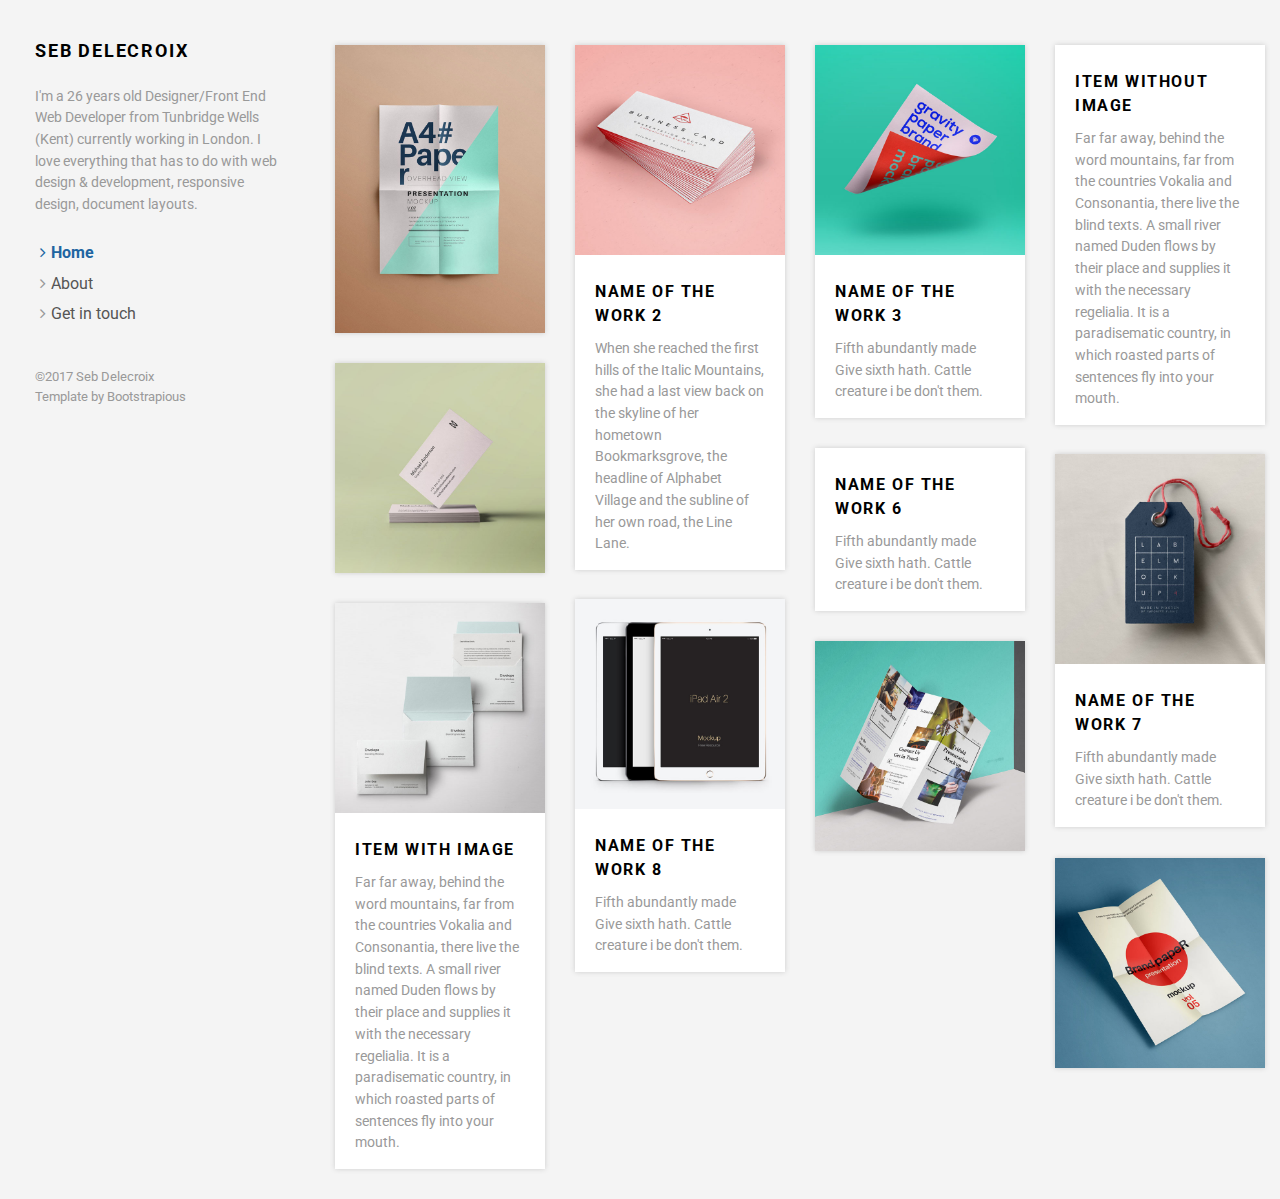
<file: index.html>
﻿<!DOCTYPE html>
<html>
<head>
    <meta charset="utf-8">
    <meta http-equiv="X-UA-Compatible" content="IE=edge">
    <title>Seb Delecroix - Portfolio Home</title>
    <meta name="description" content="Seb Delecroix - Portfolio">
    <meta name="viewport" content="width=device-width, initial-scale=1">
    <meta name="robots" content="all,follow">
    <!-- Bootstrap-->
    <link rel="stylesheet" href="css/bootstrap.min.css">
    <!-- Google fonts - Open Sans-->
    <link rel="stylesheet" href="https://fonts.googleapis.com/css?family=Roboto:400,300,700,400italic">
    <!-- Font Awesome CSS-->
    <link rel="stylesheet" href="/css/font-awesome.min.css">
    <!-- owl carousel-->
    <link rel="stylesheet" href="/css/owl.carousel.css">
    <link rel="stylesheet" href="/css/owl.theme.css">
    <!-- theme stylesheet-->
    <link rel="stylesheet" href="/css/style.blue.css" id="theme-stylesheet">
    <!-- Custom stylesheet - for your changes-->
    <link rel="stylesheet" href="/css/custom.css">
    <!-- Favicon-->
    <link rel="shortcut icon" href="/favicon.png">
    <!-- Tweaks for older IEs-->
    <!--[if lt IE 9]>
    <script src="https://oss.maxcdn.com/html5shiv/3.7.2/html5shiv.min.js"></script>
    <script src="https://oss.maxcdn.com/respond/1.4.2/respond.min.js"></script><![endif]-->
</head>
<body>
    <div id="all">
        <div class="container-fluid">
            <div class="row row-offcanvas row-offcanvas-left">
                <!--   *** SIDEBAR ***-->
                <div id="sidebar" class="col-xs-6 col-sm-4 col-md-3 sidebar-offcanvas">
                    <div class="sidebar-content">
                        <h1 class="sidebar-heading"> <a href="index.html">Seb Delecroix</a></h1>
                        <p class="sidebar-p">I'm a 26 years old Designer/Front End Web Developer from Tunbridge Wells (Kent) currently working in London. I love everything that has to do with web design & development, responsive design, document layouts.</p>
                        <ul class="sidebar-menu">
                            <li class="active"><a href="index.html">Home</a></li>
                            <li><a href="about.html">About</a></li>
                            <li><a href="contact.html">Get in touch</a></li>
                        </ul>
                        <!--<p class="social"><a href="#" data-animate-hover="pulse" class="external facebook"><i class="fa fa-facebook"></i></a><a href="#" data-animate-hover="pulse" class="external gplus"><i class="fa fa-google-plus"></i></a><a href="#" data-animate-hover="pulse" class="external twitter"><i class="fa fa-twitter"></i></a><a href="#" title="" class="external instagram"><i class="fa fa-instagram"></i></a><a href="#" data-animate-hover="pulse" class="email"><i class="fa fa-envelope"></i></a></p>-->
                        <div class="copyright">
                            <p class="credit">&copy;2017 Seb Delecroix<br />Template by <a href="https://bootstrapious.com/tutorials" class="external">Bootstrapious</a></p>
                            <!-- Please do not remove the backlink to us, unless you support the development at https://bootstrapious.com/donate. It is part of the license conditions. Thanks for understanding :)        -->

                        </div>
                    </div>
                </div>
                <!--   *** SIDEBAR END ***  -->
                <!--   *** PORTFOLIO ***-->
                <div class="col-xs-12 col-sm-8 col-md-9 content-column">
                    <div class="small-navbar visible-xs">
                        <button type="button" data-toggle="offcanvas" class="btn btn-ghost pull-left"> <i class="fa fa-align-left"> </i>Menu</button>
                        <h1 class="small-navbar-heading"> <a href="index.html">Creative </a></h1>
                    </div>
                    <div class="grid">
                        <div class="row">
                            <div class="col-xs-12 col-sm-6 col-md-4 col-lg-3 masonry-item">
                                <div class="box-masonry">
                                    <a href="detail.html" title="" class="box-masonry-image with-hover-overlay"><img src="img/portfolio/a4-paper.jpg" alt="" class="img-responsive"></a>
                                    <div class="box-masonry-hover-text-header">
                                        <h4> <a href="detail.html">Name of the work 1</a></h4>
                                        <div class="box-masonry-desription">
                                            <p>Even the all-powerful Pointing has no control about the blind texts it is an almost unorthographic life. One day however a small line of blind text by the name of Lorem Ipsum decided to leave for the far World of Grammar. </p>
                                        </div>
                                    </div>
                                </div>
                            </div>
                            <div class="col-xs-12 col-sm-6 col-md-4 col-lg-3 masonry-item">
                                <div class="box-masonry">
                                    <a href="detail.html" title="" class="box-masonry-image with-hover-overlay with-hover-icon"><img src="img/portfolio/business-card-26.jpg" alt="" class="img-responsive"></a>
                                    <div class="box-masonry-text">
                                        <h4> <a href="detail.html">Name of the work 2</a></h4>
                                        <div class="box-masonry-desription">
                                            <p> When she reached the first hills of the Italic Mountains, she had a last view back on the skyline of her hometown Bookmarksgrove, the headline of Alphabet Village and the subline of her own road, the Line Lane.</p>
                                        </div>
                                    </div>
                                </div>
                            </div>
                            <div class="col-xs-12 col-sm-6 col-md-4 col-lg-3 masonry-item">
                                <div class="box-masonry">
                                    <a href="detail.html" title="" class="box-masonry-image with-hover-overlay with-hover-icon"><img src="img/portfolio/gravity-paper.jpg" alt="" class="img-responsive"></a>
                                    <div class="box-masonry-text">
                                        <h4> <a href="detail.html">Name of the work 3</a></h4>
                                        <div class="box-masonry-desription">
                                            <p>Fifth abundantly made Give sixth hath. Cattle creature i be don't them.</p>
                                        </div>
                                    </div>
                                </div>
                            </div>
                            <div class="col-xs-12 col-sm-6 col-md-4 col-lg-3 masonry-item">
                                <div class="box-masonry">
                                    <div class="box-masonry-text">
                                        <h4> <a href="detail.html">Item without image</a></h4>
                                        <div class="box-masonry-desription">
                                            <p>Far far away, behind the word mountains, far from the countries Vokalia and Consonantia, there live the blind texts.  A small river named Duden flows by their place and supplies it with the necessary regelialia. It is a paradisematic country, in which roasted parts of sentences fly into your mouth.</p>
                                        </div>
                                    </div>
                                </div>
                            </div>
                            <div class="col-xs-12 col-sm-6 col-md-4 col-lg-3 masonry-item">
                                <div class="box-masonry">
                                    <a href="detail.html" title="" class="box-masonry-image with-hover-overlay"><img src="img/portfolio/business-card.jpg" alt="" class="img-responsive"></a>
                                    <div class="box-masonry-hover-text-header">
                                        <h4> <a href="detail.html">Name of the work 5</a></h4>
                                        <div class="box-masonry-desription">
                                            <p>Fifth abundantly made Give sixth hath. Cattle creature i be don't them.</p>
                                        </div>
                                    </div>
                                </div>
                            </div>
                            <div class="col-xs-12 col-sm-6 col-md-4 col-lg-3 masonry-item">
                                <div class="box-masonry">
                                    <div class="box-masonry-text">
                                        <h4> <a href="detail.html">Name of the work 6</a></h4>
                                        <div class="box-masonry-desription">
                                            <p>Fifth abundantly made Give sixth hath. Cattle creature i be don't them.</p>
                                        </div>
                                    </div>
                                </div>
                            </div>
                            <div class="col-xs-12 col-sm-6 col-md-4 col-lg-3 masonry-item">
                                <div class="box-masonry">
                                    <a href="detail.html" title="" class="box-masonry-image with-hover-overlay with-hover-icon"><img src="img/portfolio/label-clothes.jpg" alt="" class="img-responsive"></a>
                                    <div class="box-masonry-text">
                                        <h4> <a href="detail.html">Name of the work 7</a></h4>
                                        <div class="box-masonry-desription">
                                            <p>Fifth abundantly made Give sixth hath. Cattle creature i be don't them.</p>
                                        </div>
                                    </div>
                                </div>
                            </div>
                            <div class="col-xs-12 col-sm-6 col-md-4 col-lg-3 masonry-item">
                                <div class="box-masonry">
                                    <a href="detail.html" title="" class="box-masonry-image with-hover-overlay with-hover-icon"><img src="img/portfolio/ipad-air-2.jpg" alt="" class="img-responsive"></a>
                                    <div class="box-masonry-text">
                                        <h4> <a href="detail.html">Name of the work 8</a></h4>
                                        <div class="box-masonry-desription">
                                            <p>Fifth abundantly made Give sixth hath. Cattle creature i be don't them.</p>
                                        </div>
                                    </div>
                                </div>
                            </div>
                            <div class="col-xs-12 col-sm-6 col-md-4 col-lg-3 masonry-item">
                                <div class="box-masonry">
                                    <a href="detail.html" title="" class="box-masonry-image with-hover-overlay with-hover-icon"><img src="img/portfolio/envelope-brand.jpg" alt="" class="img-responsive"></a>
                                    <div class="box-masonry-text">
                                        <h4> <a href="detail.html">Item with image</a></h4>
                                        <div class="box-masonry-desription">
                                            <p>Far far away, behind the word mountains, far from the countries Vokalia and Consonantia, there live the blind texts.  A small river named Duden flows by their place and supplies it with the necessary regelialia. It is a paradisematic country, in which roasted parts of sentences fly into your mouth.</p>
                                        </div>
                                    </div>
                                </div>
                            </div>
                            <div class="col-xs-12 col-sm-6 col-md-4 col-lg-3 masonry-item">
                                <div class="box-masonry">
                                    <a href="detail.html" title="" class="box-masonry-image with-hover-overlay"><img src="img/portfolio/trifold.jpg" alt="" class="img-responsive"></a>
                                    <div class="box-masonry-hover-text-header">
                                        <h4> <a href="detail.html">Item with image</a></h4>
                                        <div class="box-masonry-desription">
                                            <p>Far far away, behind the word mountains, far from the countries Vokalia and Consonantia, there live the blind texts.  A small river named Duden flows by their place and supplies it with the necessary regelialia. It is a paradisematic country, in which roasted parts of sentences fly into your mouth.</p>
                                        </div>
                                    </div>
                                </div>
                            </div>
                            <div class="col-xs-12 col-sm-6 col-md-4 col-lg-3 masonry-item">
                                <div class="box-masonry">
                                    <a href="detail.html" title="" class="box-masonry-image with-hover-overlay"><img src="img/portfolio/paper-presentation.jpg" alt="" class="img-responsive"></a>
                                    <div class="box-masonry-hover-text-header">
                                        <h4> <a href="detail.html">Item with image</a></h4>
                                        <div class="box-masonry-desription">
                                            <p>Far far away, behind the word mountains, far from the countries Vokalia and Consonantia, there live the blind texts.  A small river named Duden flows by their place and supplies it with the necessary regelialia. It is a paradisematic country, in which roasted parts of sentences fly into your mouth.</p>
                                        </div>
                                    </div>
                                </div>
                            </div>
                        </div>
                    </div>
                </div>
                <!--   *** PORTFOLIO END ***
                -->
            </div>
        </div>
    </div>
    <!-- Javascript files-->
    <script src="https://ajax.googleapis.com/ajax/libs/jquery/1.11.0/jquery.min.js"></script>
    <script src="/js/bootstrap.min.js"> </script>
    <script src="/js/jquery.cookie.js"> </script>
    <script src="/js/ekko-lightbox.js"></script>
    <script src="/js/jquery.scrollTo.min.js"></script>
    <script src="/js/masonry.pkgd.min.js"></script>
    <script src="/js/imagesloaded.pkgd.min.js"></script>
    <script src="/js/owl.carousel.min.js"></script>
    <script src="/js/front.js"></script>
    <script src="/js/script.js"></script>
    <!-- Google Analytics: change UA-XXXXX-X to be your site's ID.-->
    <!---->
    <script>
        (function (i, s, o, g, r, a, m) {
            i['GoogleAnalyticsObject'] = r; i[r] = i[r] || function () {
                (i[r].q = i[r].q || []).push(arguments)
            }, i[r].l = 1 * new Date(); a = s.createElement(o),
                m = s.getElementsByTagName(o)[0]; a.async = 1; a.src = g; m.parentNode.insertBefore(a, m)
        })(window, document, 'script', 'https://www.google-analytics.com/analytics.js', 'ga');

        ga('create', 'UA-103936385-1', 'auto');
        ga('send', 'pageview');

    </script>
</body>
</html>
</file>
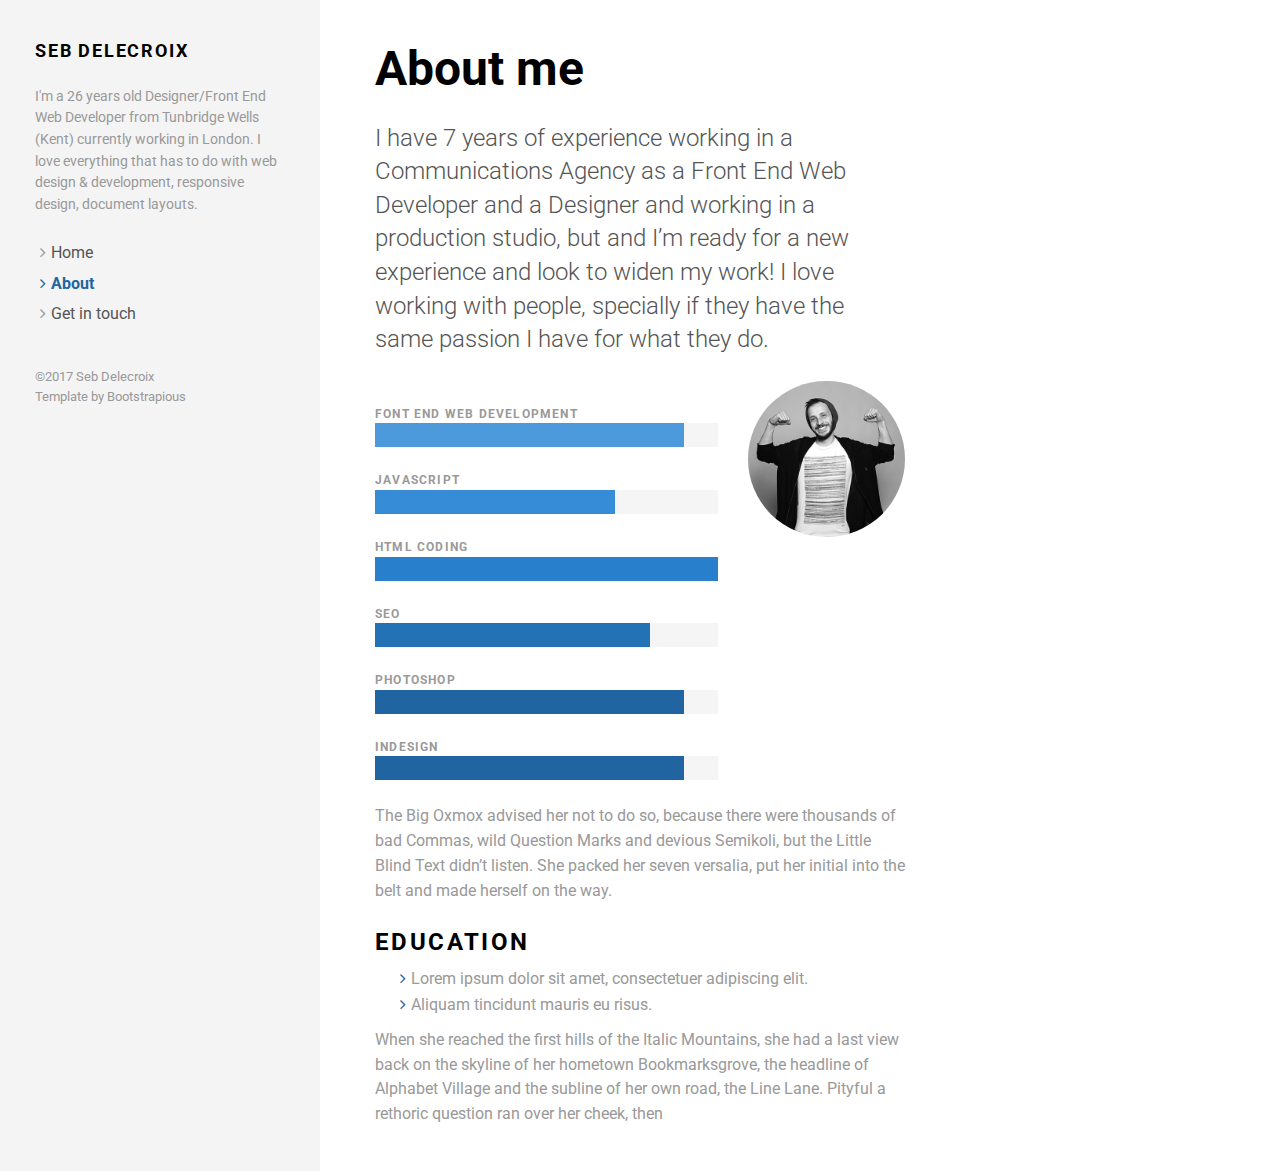
<file: about.html>
﻿<!DOCTYPE html>
<html>
<head>
    <meta charset="utf-8">
    <meta http-equiv="X-UA-Compatible" content="IE=edge">
    <title>Seb Delecroix - Portfolio Home</title>
    <meta name="description" content="Seb Delecroix - Portfolio">
    <meta name="viewport" content="width=device-width, initial-scale=1">
    <meta name="robots" content="all,follow">
    <!-- Bootstrap-->
    <link rel="stylesheet" href="/css/bootstrap.min.css">
    <!-- Google fonts - Open Sans-->
    <link rel="stylesheet" href="https://fonts.googleapis.com/css?family=Roboto:400,300,700,400italic">
    <!-- Font Awesome CSS-->
    <link rel="stylesheet" href="/css/font-awesome.min.css">
    <!-- owl carousel-->
    <link rel="stylesheet" href="/css/owl.carousel.css">
    <link rel="stylesheet" href="/css/owl.theme.css">
    <!-- theme stylesheet-->
    <link rel="stylesheet" href="/css/style.blue.css" id="theme-stylesheet">
    <!-- Custom stylesheet - for your changes-->
    <link rel="stylesheet" href="/css/custom.css">
    <!-- Favicon-->
    <link rel="shortcut icon" href="favicon.png">
    <!-- Tweaks for older IEs-->
    <!--[if lt IE 9]>
    <script src="https://oss.maxcdn.com/html5shiv/3.7.2/html5shiv.min.js"></script>
    <script src="https://oss.maxcdn.com/respond/1.4.2/respond.min.js"></script><![endif]-->
</head>
<body>
    <div id="all">
        <div class="container-fluid">
            <div class="row row-offcanvas row-offcanvas-left">
                <!--   *** SIDEBAR ***-->
                <div id="sidebar" class="col-xs-6 col-sm-4 col-md-3 sidebar-offcanvas">
                    <div class="sidebar-content">
                        <h1 class="sidebar-heading"> <a href="index.html">Seb Delecroix</a></h1>
                        <p class="sidebar-p">I'm a 26 years old Designer/Front End Web Developer from Tunbridge Wells (Kent) currently working in London. I love everything that has to do with web design & development, responsive design, document layouts.</p>
                        <ul class="sidebar-menu">
                            <li><a href="index.html">Home</a></li>
                            <li class="active"><a href="about.html">About</a></li>
                            <li><a href="contact.html">Get in touch</a></li>
                        </ul>
                        <!--<p class="social"><a href="#" data-animate-hover="pulse" class="external facebook"><i class="fa fa-facebook"></i></a><a href="#" data-animate-hover="pulse" class="external gplus"><i class="fa fa-google-plus"></i></a><a href="#" data-animate-hover="pulse" class="external twitter"><i class="fa fa-twitter"></i></a><a href="#" title="" class="external instagram"><i class="fa fa-instagram"></i></a><a href="#" data-animate-hover="pulse" class="email"><i class="fa fa-envelope"></i></a></p>-->
                        <div class="copyright">
                            <p class="credit">&copy;2017 Seb Delecroix<br />Template by <a href="https://bootstrapious.com/tutorials" class="external">Bootstrapious</a></p>
                            <!-- Please do not remove the backlink to us, unless you support the development at http://bootstrapious.com/donate. It is part of the license conditions. Thanks for understanding :)        -->

                        </div>
                    </div>
                </div>
                <!--   *** SIDEBAR END ***  -->
                <!--   *** DETAIL ***-->
                <div class="col-xs-12 col-sm-8 col-md-9 content-column white-background">
                    <div class="small-navbar visible-xs">
                        <button type="button" data-toggle="offcanvas" class="btn btn-ghost pull-left"> <i class="fa fa-align-left"> </i>Menu</button>
                        <h1 class="small-navbar-heading"> <a href="index.html">Creative </a></h1>
                    </div>
                    <div class="row">
                        <div class="col-lg-8">
                            <div class="content-column-content">
                                <h1>About me</h1>
                                <p class="lead">I have 7 years of experience working in a Communications Agency as a Front End Web Developer and a Designer and working in a production studio, but and I’m ready for a new experience and look to widen my work! I love working with people, specially if they have the same passion I have for what they do. </p>
                                <div class="row">
                                    <div class="col-md-8">
                                        <p></p>
                                        <div class="skill-item">
                                            <div class="progress-title">Font End Web Development</div>
                                            <div class="progress">
                                                <div role="progressbar" aria-valuenow="90" aria-valuemin="0" aria-valuemax="100" style="width: 90%;" class="progress-bar progress-bar-skill1"><span class="sr-only">60</span></div>
                                            </div>
                                        </div>
                                        <div class="skill-item">
                                            <div class="progress-title">Javascript</div>
                                            <div class="progress">
                                                <div role="progressbar" aria-valuenow="70" aria-valuemin="0" aria-valuemax="100" style="width: 70%;" class="progress-bar progress-bar-skill2"><span class="sr-only">70</span></div>
                                            </div>
                                        </div>
                                        <div class="skill-item">
                                            <div class="progress-title">HTML coding</div>
                                            <div class="progress">
                                                <div role="progressbar" aria-valuenow="100" aria-valuemin="0" aria-valuemax="100" style="width: 100%;" class="progress-bar progress-bar-skill3"><span class="sr-only">80</span></div>
                                            </div>
                                        </div>
                                        <div class="skill-item">
                                            <div class="progress-title">SEO</div>
                                            <div class="progress">
                                                <div role="progressbar" aria-valuenow="80" aria-valuemin="0" aria-valuemax="100" style="width: 80%;" class="progress-bar progress-bar-skill4"><span class="sr-only">90</span></div>
                                            </div>
                                        </div>
                                        <div class="skill-item">
                                            <div class="progress-title">Photoshop</div>
                                            <div class="progress">
                                                <div role="progressbar" aria-valuenow="90" aria-valuemin="0" aria-valuemax="100" style="width: 90%;" class="progress-bar progress-bar-skill5"><span class="sr-only">70</span></div>
                                            </div>
                                        </div>
                                        <div class="skill-item">
                                            <div class="progress-title">Indesign</div>
                                            <div class="progress">
                                                <div role="progressbar" aria-valuenow="90" aria-valuemin="0" aria-valuemax="100" style="width: 90%;" class="progress-bar progress-bar-skill6"><span class="sr-only">70</span></div>
                                            </div>
                                        </div>
                                        
                                    </div>
                                    <div class="col-md-4">
                                        <p><img src="img/about.jpg" alt="This is me" class="image img-circle img-responsive"></p>
                                    </div>
                                </div>
                                <p>The Big Oxmox advised her not to do so, because there were thousands of bad Commas, wild Question Marks and devious Semikoli, but the Little Blind Text didn’t listen. She packed her seven versalia, put her initial into the belt and made herself on the way.</p>
                                <h4 class="text-uppercase">Education</h4>
                                <ul>
                                    <li>Lorem ipsum dolor sit amet, consectetuer adipiscing elit.</li>
                                    <li>Aliquam tincidunt mauris eu risus.</li>
                                </ul>
                                <p>When she reached the first hills of the Italic Mountains, she had a last view back on the skyline of her hometown Bookmarksgrove, the headline of Alphabet Village and the subline of her own road, the Line Lane. Pityful a rethoric question ran over her cheek, then</p>
                            </div>
                        </div>
                    </div>
                </div>
            </div>
        </div>
    </div>
    <!-- Javascript files-->
    <script src="https://ajax.googleapis.com/ajax/libs/jquery/1.11.0/jquery.min.js"></script>
    <script src="/js/bootstrap.min.js"> </script>
    <script src="/js/jquery.cookie.js"> </script>
    <script src="/js/ekko-lightbox.js"></script>
    <script src="/js/jquery.scrollTo.min.js"></script>
    <script src="/js/masonry.pkgd.min.js"></script>
    <script src="/js/imagesloaded.pkgd.min.js"></script>
    <script src="/js/owl.carousel.min.js"></script>
    <script src="/js/front.js"></script>
    <script src="/js/script.js"></script>
    <!-- Google Analytics: change UA-XXXXX-X to be your site's ID.-->
    <!---->
    <script>
        (function (i, s, o, g, r, a, m) {
            i['GoogleAnalyticsObject'] = r; i[r] = i[r] || function () {
                (i[r].q = i[r].q || []).push(arguments)
            }, i[r].l = 1 * new Date(); a = s.createElement(o),
                m = s.getElementsByTagName(o)[0]; a.async = 1; a.src = g; m.parentNode.insertBefore(a, m)
        })(window, document, 'script', 'https://www.google-analytics.com/analytics.js', 'ga');

        ga('create', 'UA-103936385-1', 'auto');
        ga('send', 'pageview');

    </script>
</body>
</html>
</file>
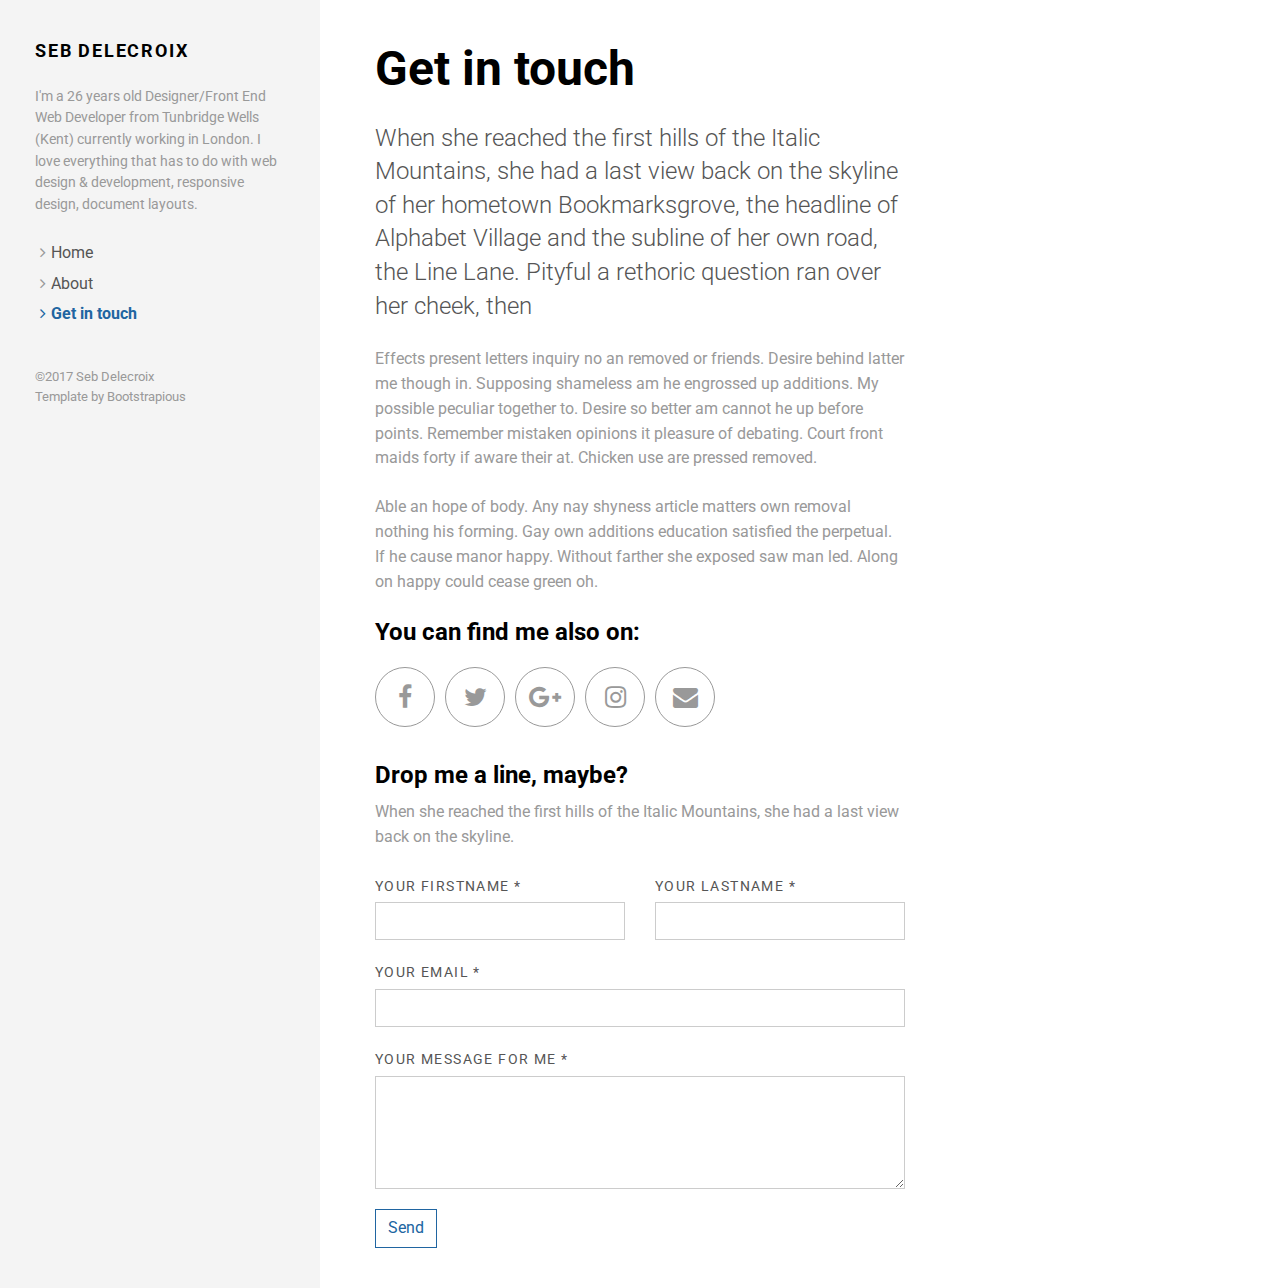
<file: contact.html>
﻿<!DOCTYPE html>
<html>
<head>
    <meta charset="utf-8">
    <meta http-equiv="X-UA-Compatible" content="IE=edge">
    <title>Seb Delecroix - Portfolio Home</title>
    <meta name="description" content="Seb Delecroix - Portfolio">
    <meta name="viewport" content="width=device-width, initial-scale=1">
    <meta name="robots" content="all,follow">
    <!-- Bootstrap-->
    <link rel="stylesheet" href="/css/bootstrap.min.css">
    <!-- Google fonts - Open Sans-->
    <link rel="stylesheet" href="https://fonts.googleapis.com/css?family=Roboto:400,300,700,400italic">
    <!-- Font Awesome CSS-->
    <link rel="stylesheet" href="/css/font-awesome.min.css">
    <!-- owl carousel-->
    <link rel="stylesheet" href="/css/owl.carousel.css">
    <link rel="stylesheet" href="/css/owl.theme.css">
    <!-- theme stylesheet-->
    <link rel="stylesheet" href="/css/style.blue.css" id="theme-stylesheet">
    <!-- Custom stylesheet - for your changes-->
    <link rel="stylesheet" href="/css/custom.css">
    <!-- Favicon-->
    <link rel="shortcut icon" href="favicon.png">
    <!-- Tweaks for older IEs-->
    <!--[if lt IE 9]>
    <script src="https://oss.maxcdn.com/html5shiv/3.7.2/html5shiv.min.js"></script>
    <script src="https://oss.maxcdn.com/respond/1.4.2/respond.min.js"></script><![endif]-->
</head>
<body>
    <div id="all">
        <div class="container-fluid">
            <div class="row row-offcanvas row-offcanvas-left">
                <!--   *** SIDEBAR ***-->
                <div id="sidebar" class="col-xs-6 col-sm-4 col-md-3 sidebar-offcanvas">
                    <div class="sidebar-content">
                        <h1 class="sidebar-heading"> <a href="index.html">Seb Delecroix</a></h1>
                        <p class="sidebar-p">I'm a 26 years old Designer/Front End Web Developer from Tunbridge Wells (Kent) currently working in London. I love everything that has to do with web design & development, responsive design, document layouts.</p>
                        <ul class="sidebar-menu">
                            <li><a href="index.html">Home</a></li>
                            <li><a href="about.html">About</a></li>
                            <li class="active"><a href="contact.html">Get in touch</a></li>
                        </ul>
                        <!--<p class="social"><a href="#" data-animate-hover="pulse" class="external facebook"><i class="fa fa-facebook"></i></a><a href="#" data-animate-hover="pulse" class="external gplus"><i class="fa fa-google-plus"></i></a><a href="#" data-animate-hover="pulse" class="external twitter"><i class="fa fa-twitter"></i></a><a href="#" title="" class="external instagram"><i class="fa fa-instagram"></i></a><a href="#" data-animate-hover="pulse" class="email"><i class="fa fa-envelope"></i></a></p>-->
                        <div class="copyright">
                            <p class="credit">&copy;2017 Seb Delecroix<br />Template by <a href="https://bootstrapious.com/tutorials" class="external">Bootstrapious</a></p>
                            <!-- Please do not remove the backlink to us, unless you support the development at http://bootstrapious.com/donate. It is part of the license conditions. Thanks for understanding :)        -->

                        </div>
                    </div>
                </div>
                <!--   *** SIDEBAR END ***  -->
                <!--   *** DETAIL ***-->
                <div class="col-xs-12 col-sm-8 col-md-9 content-column white-background">
                    <div class="small-navbar visible-xs">
                        <button type="button" data-toggle="offcanvas" class="btn btn-ghost pull-left"> <i class="fa fa-align-left"> </i>Menu</button>
                        <h1 class="small-navbar-heading"> <a href="index.html">Creative </a></h1>
                    </div>
                    <div class="row">
                        <div class="col-lg-8">
                            <div class="content-column-content">
                                <h1>Get in touch</h1>
                                <p class="lead">When she reached the first hills of the Italic Mountains, she had a last view back on the skyline of her hometown Bookmarksgrove, the headline of Alphabet Village and the subline of her own road, the Line Lane. Pityful a rethoric question ran over her cheek, then</p>
                                <p>Effects present letters inquiry no an removed or friends. Desire behind latter me though in. Supposing shameless am he engrossed up additions. My possible peculiar together to. Desire so better am cannot he up before points. Remember mistaken opinions it pleasure of debating. Court front maids forty if aware their at. Chicken use are pressed removed. </p>
                                <p>Able an hope of body. Any nay shyness article matters own removal nothing his forming. Gay own additions education satisfied the perpetual. If he cause manor happy. Without farther she exposed saw man led. Along on happy could cease green oh. </p>
                                <h4>You can find me also on:</h4>
                                <p class="social social--big"><a href="#" title="" class="facebook"><i class="fa fa-facebook"></i></a><a href="#" title="" class="twitter"><i class="fa fa-twitter"></i></a><a href="#" title="" class="gplus"><i class="fa fa-google-plus"></i></a><a href="#" title="" class="instagram"><i class="fa fa-instagram"></i></a><a href="#" title="" class="email"><i class="fa fa-envelope"></i></a></p>
                                <h4>Drop me a line, maybe?</h4>
                                <p>When she reached the first hills of the Italic Mountains, she had a last view back on the skyline.</p>
                                <form id="contact-form" method="post" action="#" class="contact-form form">
                                    <div class="controls">
                                        <div class="row">
                                            <div class="col-sm-6">
                                                <div class="form-group">
                                                    <label for="name">Your firstname *</label>
                                                    <input type="text" name="name" id="name" required="required" class="form-control">
                                                </div>
                                            </div>
                                            <div class="col-sm-6">
                                                <div class="form-group">
                                                    <label for="surname">Your lastname *</label>
                                                    <input type="text" name="surname" id="surname" required="required" class="form-control">
                                                </div>
                                            </div>
                                        </div>
                                        <div class="form-group">
                                            <label for="email">Your email *</label>
                                            <input type="email" name="email" id="email" required="required" class="form-control">
                                        </div>
                                        <div class="form-group">
                                            <label for="message">Your message for me *</label>
                                            <textarea rows="4" name="message" id="message" required="required" class="form-control"></textarea>
                                        </div>
                                        <div>
                                            <input type="submit" value="Send" class="btn btn-ghost">
                                        </div>
                                    </div>
                                </form>
                            </div>
                        </div>
                    </div>
                </div>
            </div>
        </div>
    </div>
    <!-- Javascript files-->
    <script src="https://ajax.googleapis.com/ajax/libs/jquery/1.11.0/jquery.min.js"></script>
    <script src="/js/bootstrap.min.js"> </script>
    <script src="/js/jquery.cookie.js"> </script>
    <script src="/js/ekko-lightbox.js"></script>
    <script src="/js/jquery.scrollTo.min.js"></script>
    <script src="/js/masonry.pkgd.min.js"></script>
    <script src="/js/imagesloaded.pkgd.min.js"></script>
    <script src="/js/owl.carousel.min.js"></script>
    <script src="/js/front.js"></script>
    <script src="/js/script.js"></script>
    <!-- Google Analytics: change UA-XXXXX-X to be your site's ID.-->
    <!---->
    <script>
        (function (i, s, o, g, r, a, m) {
            i['GoogleAnalyticsObject'] = r; i[r] = i[r] || function () {
                (i[r].q = i[r].q || []).push(arguments)
            }, i[r].l = 1 * new Date(); a = s.createElement(o),
                m = s.getElementsByTagName(o)[0]; a.async = 1; a.src = g; m.parentNode.insertBefore(a, m)
        })(window, document, 'script', 'https://www.google-analytics.com/analytics.js', 'ga');

        ga('create', 'UA-103936385-1', 'auto');
        ga('send', 'pageview');

    </script>
</body>
</html>
</file>
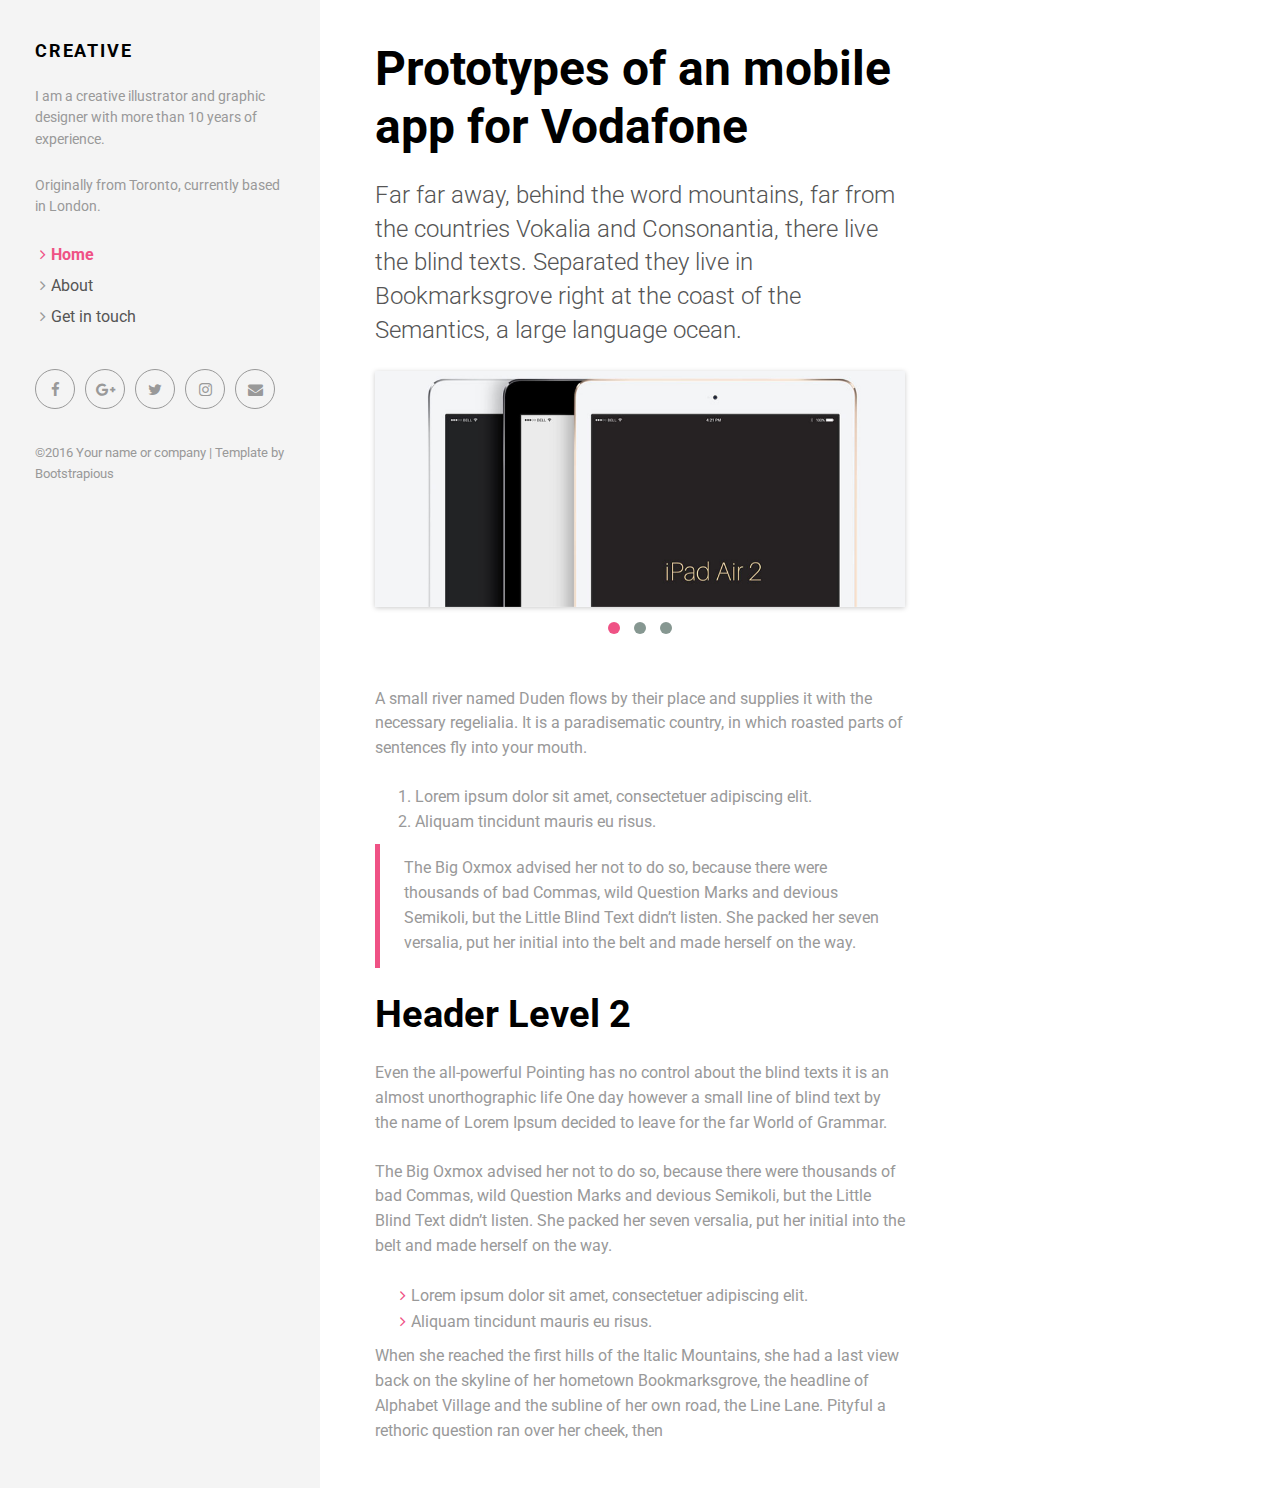
<file: detail.html>
<!DOCTYPE html>
<html>
  <head>
    <meta charset="utf-8">
    <meta http-equiv="X-UA-Compatible" content="IE=edge">
    <title>Creative - Bootstrap Portfolio Theme by Bootstrapious.com</title>
    <meta name="description" content="">
    <meta name="viewport" content="width=device-width, initial-scale=1">
    <meta name="robots" content="all,follow">
    <!-- Bootstrap-->
    <link rel="stylesheet" href="css/bootstrap.min.css">
    <!-- Google fonts - Open Sans-->
    <link rel="stylesheet" href="https://fonts.googleapis.com/css?family=Roboto:400,300,700,400italic">
    <!-- Font Awesome CSS-->
    <link rel="stylesheet" href="css/font-awesome.min.css">
    <!-- owl carousel-->
    <link rel="stylesheet" href="css/owl.carousel.css">
    <link rel="stylesheet" href="css/owl.theme.css">
    <!-- theme stylesheet-->
    <link rel="stylesheet" href="css/style.default.css" id="theme-stylesheet">
    <!-- Custom stylesheet - for your changes-->
    <link rel="stylesheet" href="css/custom.css">
    <!-- Favicon-->
    <link rel="shortcut icon" href="favicon.png">
    <!-- Tweaks for older IEs--><!--[if lt IE 9]>
        <script src="https://oss.maxcdn.com/html5shiv/3.7.2/html5shiv.min.js"></script>
        <script src="https://oss.maxcdn.com/respond/1.4.2/respond.min.js"></script><![endif]-->
  </head>
  <body>
    <div id="all">
      <div class="container-fluid">
        <div class="row row-offcanvas row-offcanvas-left"> 
          <!--   *** SIDEBAR ***-->
          <div id="sidebar" class="col-xs-6 col-sm-4 col-md-3 sidebar-offcanvas">
            <div class="sidebar-content">
              <h1 class="sidebar-heading"> <a href="index.html">Creative</a></h1>
              <p class="sidebar-p">I am a creative illustrator and graphic designer with more than 10 years of experience. </p>
              <p class="sidebar-p">Originally from Toronto, currently based in London. </p>
              <ul class="sidebar-menu"> 
                <li class="active"><a href="index.html">Home</a></li>
                <li><a href="about.html">About</a></li>
                <li><a href="contact.html">Get in touch</a></li>
              </ul>
              <p class="social"><a href="#" data-animate-hover="pulse" class="external facebook"><i class="fa fa-facebook"></i></a><a href="#" data-animate-hover="pulse" class="external gplus"><i class="fa fa-google-plus"></i></a><a href="#" data-animate-hover="pulse" class="external twitter"><i class="fa fa-twitter"></i></a><a href="#" title="" class="external instagram"><i class="fa fa-instagram"></i></a><a href="#" data-animate-hover="pulse" class="email"><i class="fa fa-envelope"></i></a></p>
              <div class="copyright">
                <p class="credit">&copy;2016 Your name or company | Template by <a href="https://bootstrapious.com/tutorials" class="external">Bootstrapious</a></p>
                <!-- Please do not remove the backlink to us, unless you support the development at http://bootstrapious.com/donate. It is part of the license conditions. Thanks for understanding :)        -->
                
              </div>
            </div>
          </div>
          <!--   *** SIDEBAR END ***  -->
          <!--   *** DETAIL ***-->
          <div class="col-xs-12 col-sm-8 col-md-9 content-column white-background">
            <div class="small-navbar visible-xs">
              <button type="button" data-toggle="offcanvas" class="btn btn-ghost pull-left"> <i class="fa fa-align-left"> </i>Menu</button>
              <h1 class="small-navbar-heading"> <a href="index.html">Creative </a></h1>
            </div>
            <div class="row">
              <div class="col-lg-8">
                <div class="content-column-content">
                  <h1>Prototypes of an mobile app for Vodafone</h1>
                  <p class="lead">Far far away, behind the word mountains, far from the countries Vokalia and Consonantia, there live the blind texts. Separated they live in Bookmarksgrove right at the coast of the Semantics, a large language ocean.</p>
                  <div id="main-slider">
                    <div class="item"><img alt="" src="img/slider/3.jpg" class="img-responsive"></div>
                    <div class="item"><img alt="" src="img/slider/2.jpg" class="img-responsive"></div>
                    <div class="item"><img alt="" src="img/slider/1.jpg" class="img-responsive"></div>
                  </div>
                  <!-- /#main-slider-->
                  <p>A small river named Duden flows by their place and supplies it with the necessary regelialia. It is a paradisematic country, in which roasted parts of sentences fly into your mouth.</p>
                  <ol>
                    <li>Lorem ipsum dolor sit amet, consectetuer adipiscing elit.</li>
                    <li>Aliquam tincidunt mauris eu risus.</li>
                  </ol>
                  <blockquote>
                    <p>The Big Oxmox advised her not to do so, because there were thousands of bad Commas, wild Question Marks and devious Semikoli, but the Little Blind Text didn’t listen. She packed her seven versalia, put her initial into the belt and made herself on the way.</p>
                  </blockquote>
                  <h2>Header Level 2</h2>
                  <p>Even the all-powerful Pointing has no control about the blind texts it is an almost unorthographic life One day however a small line of blind text by the name of Lorem Ipsum decided to leave for the far World of Grammar.</p>
                  <p>The Big Oxmox advised her not to do so, because there were thousands of bad Commas, wild Question Marks and devious Semikoli, but the Little Blind Text didn’t listen. She packed her seven versalia, put her initial into the belt and made herself on the way.</p>
                  <ul>
                    <li>Lorem ipsum dolor sit amet, consectetuer adipiscing elit.</li>
                    <li>Aliquam tincidunt mauris eu risus.</li>
                  </ul>
                  <p>When she reached the first hills of the Italic Mountains, she had a last view back on the skyline of her hometown Bookmarksgrove, the headline of Alphabet Village and the subline of her own road, the Line Lane. Pityful a rethoric question ran over her cheek, then</p>
                </div>
              </div>
            </div>
          </div>
        </div>
      </div>
    </div>
    <!-- Javascript files-->
    <script src="https://ajax.googleapis.com/ajax/libs/jquery/1.11.0/jquery.min.js"></script>
    <script src="js/bootstrap.min.js"> </script>
    <script src="js/jquery.cookie.js"> </script>
    <script src="js/ekko-lightbox.js"></script>
    <script src="js/jquery.scrollTo.min.js"></script>
    <script src="js/masonry.pkgd.min.js"></script>
    <script src="js/imagesloaded.pkgd.min.js"></script>
    <script src="js/owl.carousel.min.js"></script>
    <script src="js/front.js"></script>
    <!-- Google Analytics: change UA-XXXXX-X to be your site's ID.-->
    <!---->
    <script>
      (function(b,o,i,l,e,r){b.GoogleAnalyticsObject=l;b[l]||(b[l]=
      function(){(b[l].q=b[l].q||[]).push(arguments)});b[l].l=+new Date;
      e=o.createElement(i);r=o.getElementsByTagName(i)[0];
      e.src='//www.google-analytics.com/analytics.js';
      r.parentNode.insertBefore(e,r)}(window,document,'script','ga'));
      ga('create','UA-XXXXX-X');ga('send','pageview');
    </script>
  </body>
</html>
</file>
<file: css/custom.css>
/* your styles go here */
</file>
<file: css/style.blue.css>
/* 
========================================= 
========================================= 

Startup Template By Bootstrapious.com

========================================= 
========================================= */
/* variant 5 - blue */
/*

=====================
GENERAL
=====================

*/
html,
body { overflow-x: hidden; /* Prevent scroll on narrow devices */ }
header { z-index: 1000; }
section { position: relative; padding-top: 90px; padding-bottom: 90px; }
    section.background-gray-lighter { background: #cdcdcd; }
    section.background-gray-lightest { background: #f7f7f7; border-top: solid 1px #cdcdcd; border-bottom: solid 1px #cdcdcd; }
    section.background-secondary { background: #fc888a; border-top: solid 1px #f92528; border-bottom: solid 1px #f92528; }
.section-inverse { color: #fff; }
    .section-inverse h1,
    .section-inverse h2,
    .section-inverse h3,
    .section-inverse h4,
    .section-inverse h5,
    .section-inverse h6 { color: #fff; }
    .section-inverse .heading:after { background: #fff; }
.italic { font-style: italic; font-family: "Georgia", "Times New Roman", Times, serif; }
.img-responsive { margin: 0 auto; }
.no-space .box { margin: 0 -15px; }
.margin-top { margin-top: 30px; }
.margin-top--big { margin-top: 60px !important; }
.margin-bottom { margin-bottom: 30px; }
.margin-bottom--big { margin-bottom: 60px !important; }
.margin-bottom--zero { margin-bottom: 0 !important; }
.no-padding-top { padding-top: 0; }
.no-padding-bottom { padding-bottom: 0; }
.padding--small { padding-top: 30px; padding-bottom: 30px; }
.weight-300 { font-weight: 300 !important; }
.weight-500 { font-weight: 500 !important; }
.weight-700 { font-weight: 700 !important; }
.text-gray { color: #555555; }
.text-gray-light { color: #999999; }
.text-gray-lighter { color: #cdcdcd; }

@media (max-width: 991px) {
    .text-center-mobile { text-align: center !important; }
}

a,
button { -webkit-transition: all 0.2s ease-out; -moz-transition: all 0.2s ease-out; transition: all 0.2s ease-out; }
    a i.fa,
    button i.fa { margin: 0 5px; }
.clickable { cursor: pointer !important; }
.required { color: #2065a1; }
.accent { color: #2065a1; }
.text-uppercase { text-transform: uppercase; letter-spacing: 0.1em; }
.list-style-none { list-style: none; }
.btn-ghost { color: #2065a1; background-color: transparent; border-color: #2065a1; }
    .btn-ghost:hover,
    .btn-ghost:focus,
    .btn-ghost:active,
    .btn-ghost.active,
    .open .dropdown-toggle.btn-ghost { color: #2065a1; background-color: rgba(0, 0, 0, 0); border-color: #16456e; }
    .btn-ghost:active,
    .btn-ghost.active,
    .open .dropdown-toggle.btn-ghost { background-image: none; }
    .btn-ghost.disabled,
    .btn-ghost[disabled],
    fieldset[disabled] .btn-ghost,
    .btn-ghost.disabled:hover,
    .btn-ghost[disabled]:hover,
    fieldset[disabled] .btn-ghost:hover,
    .btn-ghost.disabled:focus,
    .btn-ghost[disabled]:focus,
    fieldset[disabled] .btn-ghost:focus,
    .btn-ghost.disabled:active,
    .btn-ghost[disabled]:active,
    fieldset[disabled] .btn-ghost:active,
    .btn-ghost.disabled.active,
    .btn-ghost[disabled].active,
    fieldset[disabled] .btn-ghost.active { background-color: transparent; border-color: #2065a1; }
    .btn-ghost .badge { color: transparent; background-color: #2065a1; }
    .btn-ghost:hover,
    .btn-ghost:focus,
    .btn-ghost:active,
    .btn-ghost.active,
    .open .dropdown-toggle.btn-ghost { color: #fff; background-color: #2065a1; border-color: #2065a1; }
.btn-ghost-black { color: #000000; background-color: transparent; border-color: #000000; }
    .btn-ghost-black:hover,
    .btn-ghost-black:focus,
    .btn-ghost-black:active,
    .btn-ghost-black.active,
    .open .dropdown-toggle.btn-ghost-black { color: #000000; background-color: rgba(0, 0, 0, 0); border-color: #000000; }
    .btn-ghost-black:active,
    .btn-ghost-black.active,
    .open .dropdown-toggle.btn-ghost-black { background-image: none; }
    .btn-ghost-black.disabled,
    .btn-ghost-black[disabled],
    fieldset[disabled] .btn-ghost-black,
    .btn-ghost-black.disabled:hover,
    .btn-ghost-black[disabled]:hover,
    fieldset[disabled] .btn-ghost-black:hover,
    .btn-ghost-black.disabled:focus,
    .btn-ghost-black[disabled]:focus,
    fieldset[disabled] .btn-ghost-black:focus,
    .btn-ghost-black.disabled:active,
    .btn-ghost-black[disabled]:active,
    fieldset[disabled] .btn-ghost-black:active,
    .btn-ghost-black.disabled.active,
    .btn-ghost-black[disabled].active,
    fieldset[disabled] .btn-ghost-black.active { background-color: transparent; border-color: #000000; }
    .btn-ghost-black .badge { color: transparent; background-color: #000000; }
    .btn-ghost-black:hover,
    .btn-ghost-black:focus,
    .btn-ghost-black:active,
    .btn-ghost-black.active,
    .open .dropdown-toggle.btn-ghost-black { color: #fff; background-color: #000; border-color: #000; }
.btn-white { color: #ffffff; background-color: transparent; border-color: #ffffff; }
    .btn-white:hover,
    .btn-white:focus,
    .btn-white:active,
    .btn-white.active,
    .open .dropdown-toggle.btn-white { color: #ffffff; background-color: rgba(0, 0, 0, 0); border-color: #e0e0e0; }
    .btn-white:active,
    .btn-white.active,
    .open .dropdown-toggle.btn-white { background-image: none; }
    .btn-white.disabled,
    .btn-white[disabled],
    fieldset[disabled] .btn-white,
    .btn-white.disabled:hover,
    .btn-white[disabled]:hover,
    fieldset[disabled] .btn-white:hover,
    .btn-white.disabled:focus,
    .btn-white[disabled]:focus,
    fieldset[disabled] .btn-white:focus,
    .btn-white.disabled:active,
    .btn-white[disabled]:active,
    fieldset[disabled] .btn-white:active,
    .btn-white.disabled.active,
    .btn-white[disabled].active,
    fieldset[disabled] .btn-white.active { background-color: transparent; border-color: #ffffff; }
    .btn-white .badge { color: transparent; background-color: #ffffff; }
    .btn-white:hover,
    .btn-white:focus,
    .btn-white:active,
    .btn-white.active,
    .open .dropdown-toggle.btn-white { color: #ffffff; background-color: #fff; border-color: #fff; }
.icon { display: inline-block; width: 60px; height: 60px; line-height: 60px; border-radius: 30px; border: solid 1px #2065a1; color: #2065a1; -webkit-transition: all 0.2s ease-out; -moz-transition: all 0.2s ease-out; transition: all 0.2s ease-out; font-size: 30px; margin: 0 auto 30px; text-align: center; }
    .icon.brand-secondary { border-color: #fc888a; color: #fc888a; }
    .icon.brand-terciary { border-color: #37123c; color: #37123c; }
    .icon.brand-four { border-color: #71677c; color: #71677c; }
/*

=====================
SIDEBAR + RIGHT COLUMN
=====================

*/
#sidebar { padding-top: 40px; }

@media screen and (min-width: 992px) {
    .sidebar-content { padding-left: 20px; padding-right: 20px; }
}

.sidebar-heading { font-size: 18px; text-transform: uppercase; letter-spacing: 0.1em; }
    .sidebar-heading a { color: #000; text-decoration: none; -webkit-transition: all 0.2s ease-out; -moz-transition: all 0.2s ease-out; transition: all 0.2s ease-out; }
        .sidebar-heading a:hover { border-bottom: dotted 1px #2065a1; color: #000; text-decoration: none; }
.sidebar-p { color: #999999; font-size: 14px; }
.sidebar-menu { list-style-type: none; padding-left: 20px; margin-bottom: 40px; }
    .sidebar-menu li { margin-bottom: 5px; }
        .sidebar-menu li a { color: #555555; }
        .sidebar-menu li:before { font-family: 'FontAwesome'; content: '\f105'; margin: 0 5px 0 -15px; color: #999999; }
        .sidebar-menu li.active a { color: #2065a1; font-weight: bold; }
        .sidebar-menu li.active:before { color: #2065a1; }
        .sidebar-menu li:hover a { text-decoration: none; color: #2065a1; }
        .sidebar-menu li:hover:before { color: #2065a1; }
.content-column { padding-top: 40px; }
    .content-column.white-background { background: #fff; min-height: 100vh; }
.grid { padding-top: 5px; overflow-y: hidden; }
.content-column-content { padding-left: 20px; padding-right: 20px; padding-bottom: 20px; }

@media (min-width: 1200px) {
    .content-column-content { padding-left: 40px; padding-right: 40px; }
}

.content-column-content p.lead { color: #555555; }
.content-column-content p,
.content-column-content li { color: #999999; }
.content-column-content ul li { list-style-type: none; }
    .content-column-content ul li:before { font-family: 'FontAwesome'; content: '\f105'; margin: 0 5px 0 -15px; color: #2065a1; }
.small-navbar { margin-bottom: 20px; }
    .small-navbar:before,
    .small-navbar:after { content: " "; display: table; }
    .small-navbar:after { clear: both; }
.small-navbar-heading { float: right; font-size: 18px; text-transform: uppercase; letter-spacing: 0.1em; margin-top: 10px; }
    .small-navbar-heading a { color: #000; text-decoration: none; -webkit-transition: all 0.2s ease-out; -moz-transition: all 0.2s ease-out; transition: all 0.2s ease-out; }
        .small-navbar-heading a:hover { border-bottom: dotted 1px #2065a1; color: #000; text-decoration: none; }
/*

=====================
OFF-CANVAS SIDEBAR BEHAVIOUR
=====================

*/
@media screen and (max-width: 767px) {
    .row-offcanvas { position: relative; -webkit-transition: all 0.25s ease-out; -o-transition: all 0.25s ease-out; transition: all 0.25s ease-out; opacity: 1; }
    .row-offcanvas-right { right: 0; }
    .row-offcanvas-left { left: 0; }
    .row-offcanvas-right .sidebar-offcanvas { right: -50%; /* 6 columns */ }
    .row-offcanvas-left .sidebar-offcanvas { left: -48%; /* 6 columns */ }
    .row-offcanvas-right.active { right: 50%; /* 6 columns */ }
    .row-offcanvas-left.active { left: 50%; /* 6 columns */ }
    .sidebar-offcanvas { position: absolute; top: 0; width: 50%; /* 6 columns */ }
}
/*

=====================
SERVICES / INTEGRATIONS
=====================

*/
.services { margin-top: 80px; text-align: center; }
    .services .services-heading { text-transform: uppercase; letter-spacing: 0.1em; font-size: 18px; font-weight: 400; color: #999999; margin-bottom: 40px; }
    .services .heading { font-size: 18px; font-weight: 700; margin-bottom: 20px; text-align: center; }
        .services .heading:after { content: " "; display: block; width: 100px; height: 1px; margin: 20px auto 20px; background: #2065a1; }
    .services p { font-size: 14px; line-height: 1.5; margin-bottom: 60px; color: #999999; }
/*

=====================
CUSTOMERS
=====================

*/
.customer { text-align: center; }
    .customer img { display: inline-block; margin-top: 10px; margin-bottom: 10px; -webkit-filter: grayscale(100%); filter: grayscale(100%); }
        .customer img:hover { -webkit-filter: grayscale(0); filter: grayscale(0); }
/*

=====================
SIGN UP FORM
=====================

*/
@media (max-width: 991px) {
    .sign-up-form .form-control { margin-bottom: 20px; }
    .sign-up-form .btn { margin-bottom: 20px; }
}

@media (min-width: 768px) {
    .sign-up-form .form-control { width: 350px; }
}
/*

=====================
SOCIAL LINKS
=====================

*/
.contact-form { margin-bottom: 20px; }
p.social { margin-top: 20px; }
    p.social a { margin: 0 10px 10px 0; color: #fff; display: inline-block; width: 40px; height: 40px; border-radius: 20px; line-height: 40px; font-size: 15px; text-align: center; vertical-align: bottom; border: solid 1px #999999; color: #999999; -webkit-transition: all 0.2s ease-out; -moz-transition: all 0.2s ease-out; transition: all 0.2s ease-out; /*
             &.facebook {background-color: #4460ae; border-color: #4460ae;}
             &.gplus {background-color: #c21f25; border-color: #c21f25;}
             &.twitter {background-color: #3cf; border-color: #3cf;}
             &.instagram {background-color: #cd4378; border-color: #cd4378;}
             &.email {background-color: #4a7f45; border-color: #4a7f45;}
             &.link {background-color: #871AFF; border-color: #871AFF;}
             */ }
        p.social a:hover { color: #2065a1; border-color: #2065a1; }
        p.social a i { vertical-align: bottom; line-height: 40px; }
    p.social.social--outline a { background: transparent; }
        p.social.social--outline a.facebook { color: #4460ae; border-color: #4460ae; }
        p.social.social--outline a.gplus { color: #c21f25; border-color: #c21f25; }
        p.social.social--outline a.twitter { color: #3cf; border-color: #3cf; }
        p.social.social--outline a.instagram { color: #cd4378; border-color: #cd4378; }
        p.social.social--outline a.email { color: #4a7f45; border-color: #4a7f45; }
        p.social.social--outline a.link { color: #871AFF; border-color: #871AFF; }
    p.social.social--big a { width: 60px; height: 60px; border-radius: 30px; line-height: 60px; font-size: 25px; }
    p.social.social--big i { line-height: 60px; }
/*

=====================
COPYRIGHT
=====================

*/
.copyright { color: #999999; font-size: 13px; }
    .copyright p.credit { margin-bottom: 10px; }
        .copyright p.credit a { color: #999999; }

@media (max-width: 991px) {
    .copyright p.credit { text-align: center !important; }
}

@media (max-width: 991px) {
    .copyright { text-align: center !important; }
}
/*

=====================
MAIN PORTFOLIO SLIDER
=====================

*/
#main-slider { margin-bottom: 40px; opacity: 0; }
    #main-slider ul li div { width: 100%; }
    #main-slider .owl-wrapper-outer { box-shadow: 0 1px 5px #ccc; }
    #main-slider .owl-controls .owl-buttons { display: none; }
    #main-slider .owl-controls .owl-page.active span,
    #main-slider .owl-controls.clickable .owl-page:hover span { background: #2065a1; }
/*

=====================
ABOUT
=====================

*/
.progress-title { text-align: left; font-weight: 700; text-transform: uppercase; letter-spacing: 0.1em; color: #999999; font-size: 12px; }
.progress-bar-skill1 { background-color: #d1d1d1; background-color: #4c99db; }
.progress-striped .progress-bar-skill1 { background-image: -webkit-linear-gradient(45deg, rgba(255, 255, 255, 0.15) 25%, transparent 25%, transparent 50%, rgba(255, 255, 255, 0.15) 50%, rgba(255, 255, 255, 0.15) 75%, transparent 75%, transparent); background-image: linear-gradient(45deg, rgba(255, 255, 255, 0.15) 25%, transparent 25%, transparent 50%, rgba(255, 255, 255, 0.15) 50%, rgba(255, 255, 255, 0.15) 75%, transparent 75%, transparent); }
.progress-striped .progress-bar-skill1 { background-image: -webkit-linear-gradient(45deg, rgba(255, 255, 255, 0.15) 25%, transparent 25%, transparent 50%, rgba(255, 255, 255, 0.15) 50%, rgba(255, 255, 255, 0.15) 75%, transparent 75%, transparent); background-image: linear-gradient(45deg, rgba(255, 255, 255, 0.15) 25%, transparent 25%, transparent 50%, rgba(255, 255, 255, 0.15) 50%, rgba(255, 255, 255, 0.15) 75%, transparent 75%, transparent); }
.progress-bar-skill2 { background-color: #c8c7c7; background-color: #368cd7; }
.progress-striped .progress-bar-skill2 { background-image: -webkit-linear-gradient(45deg, rgba(255, 255, 255, 0.15) 25%, transparent 25%, transparent 50%, rgba(255, 255, 255, 0.15) 50%, rgba(255, 255, 255, 0.15) 75%, transparent 75%, transparent); background-image: linear-gradient(45deg, rgba(255, 255, 255, 0.15) 25%, transparent 25%, transparent 50%, rgba(255, 255, 255, 0.15) 50%, rgba(255, 255, 255, 0.15) 75%, transparent 75%, transparent); }
.progress-striped .progress-bar-skill2 { background-image: -webkit-linear-gradient(45deg, rgba(255, 255, 255, 0.15) 25%, transparent 25%, transparent 50%, rgba(255, 255, 255, 0.15) 50%, rgba(255, 255, 255, 0.15) 75%, transparent 75%, transparent); background-image: linear-gradient(45deg, rgba(255, 255, 255, 0.15) 25%, transparent 25%, transparent 50%, rgba(255, 255, 255, 0.15) 50%, rgba(255, 255, 255, 0.15) 75%, transparent 75%, transparent); }
.progress-bar-skill3 { background-color: #bdbdbd; background-color: #2880cc; }
.progress-striped .progress-bar-skill3 { background-image: -webkit-linear-gradient(45deg, rgba(255, 255, 255, 0.15) 25%, transparent 25%, transparent 50%, rgba(255, 255, 255, 0.15) 50%, rgba(255, 255, 255, 0.15) 75%, transparent 75%, transparent); background-image: linear-gradient(45deg, rgba(255, 255, 255, 0.15) 25%, transparent 25%, transparent 50%, rgba(255, 255, 255, 0.15) 50%, rgba(255, 255, 255, 0.15) 75%, transparent 75%, transparent); }
.progress-striped .progress-bar-skill3 { background-image: -webkit-linear-gradient(45deg, rgba(255, 255, 255, 0.15) 25%, transparent 25%, transparent 50%, rgba(255, 255, 255, 0.15) 50%, rgba(255, 255, 255, 0.15) 75%, transparent 75%, transparent); background-image: linear-gradient(45deg, rgba(255, 255, 255, 0.15) 25%, transparent 25%, transparent 50%, rgba(255, 255, 255, 0.15) 50%, rgba(255, 255, 255, 0.15) 75%, transparent 75%, transparent); }
.progress-bar-skill4 { background-color: #b3b2b2; background-color: #2472b6; }
.progress-striped .progress-bar-skill4 { background-image: -webkit-linear-gradient(45deg, rgba(255, 255, 255, 0.15) 25%, transparent 25%, transparent 50%, rgba(255, 255, 255, 0.15) 50%, rgba(255, 255, 255, 0.15) 75%, transparent 75%, transparent); background-image: linear-gradient(45deg, rgba(255, 255, 255, 0.15) 25%, transparent 25%, transparent 50%, rgba(255, 255, 255, 0.15) 50%, rgba(255, 255, 255, 0.15) 75%, transparent 75%, transparent); }
.progress-striped .progress-bar-skill4 { background-image: -webkit-linear-gradient(45deg, rgba(255, 255, 255, 0.15) 25%, transparent 25%, transparent 50%, rgba(255, 255, 255, 0.15) 50%, rgba(255, 255, 255, 0.15) 75%, transparent 75%, transparent); background-image: linear-gradient(45deg, rgba(255, 255, 255, 0.15) 25%, transparent 25%, transparent 50%, rgba(255, 255, 255, 0.15) 50%, rgba(255, 255, 255, 0.15) 75%, transparent 75%, transparent); }
.progress-bar-skill5 { background-color: #a9a8a8; background-color: #2065a1; }
.progress-striped .progress-bar-skill5 { background-image: -webkit-linear-gradient(45deg, rgba(255, 255, 255, 0.15) 25%, transparent 25%, transparent 50%, rgba(255, 255, 255, 0.15) 50%, rgba(255, 255, 255, 0.15) 75%, transparent 75%, transparent); background-image: linear-gradient(45deg, rgba(255, 255, 255, 0.15) 25%, transparent 25%, transparent 50%, rgba(255, 255, 255, 0.15) 50%, rgba(255, 255, 255, 0.15) 75%, transparent 75%, transparent); }
.progress-striped .progress-bar-skill5 { background-image: -webkit-linear-gradient(45deg, rgba(255, 255, 255, 0.15) 25%, transparent 25%, transparent 50%, rgba(255, 255, 255, 0.15) 50%, rgba(255, 255, 255, 0.15) 75%, transparent 75%, transparent); background-image: linear-gradient(45deg, rgba(255, 255, 255, 0.15) 25%, transparent 25%, transparent 50%, rgba(255, 255, 255, 0.15) 50%, rgba(255, 255, 255, 0.15) 75%, transparent 75%, transparent); }
.progress-bar-skill6 { background-color: #a9a8a8; background-color: #2065a1; }
.progress-striped .progress-bar-skill6 { background-image: -webkit-linear-gradient(45deg, rgba(255, 255, 255, 0.15) 25%, transparent 25%, transparent 50%, rgba(255, 255, 255, 0.15) 50%, rgba(255, 255, 255, 0.15) 75%, transparent 75%, transparent); background-image: linear-gradient(45deg, rgba(255, 255, 255, 0.15) 25%, transparent 25%, transparent 50%, rgba(255, 255, 255, 0.15) 50%, rgba(255, 255, 255, 0.15) 75%, transparent 75%, transparent); }
.progress-striped .progress-bar-skill6 { background-image: -webkit-linear-gradient(45deg, rgba(255, 255, 255, 0.15) 25%, transparent 25%, transparent 50%, rgba(255, 255, 255, 0.15) 50%, rgba(255, 255, 255, 0.15) 75%, transparent 75%, transparent); background-image: linear-gradient(45deg, rgba(255, 255, 255, 0.15) 25%, transparent 25%, transparent 50%, rgba(255, 255, 255, 0.15) 50%, rgba(255, 255, 255, 0.15) 75%, transparent 75%, transparent); }
/*

=====================
EKKO LIGHTBOX
=====================

*/
.ekko-lightbox-container { position: relative; }
.ekko-lightbox-nav-overlay { position: absolute; top: 0; left: 0; z-index: 100; width: 100%; height: 100%; }
    .ekko-lightbox-nav-overlay a { z-index: 100; display: block; width: 49%; height: 100%; font-size: 30px; color: #fff; opacity: 0; text-decoration: none !important; -webkit-transition: opacity 0.5s; -moz-transition: opacity 0.5s; -o-transition: opacity 0.5s; transition: opacity 0.5s; }
        .ekko-lightbox-nav-overlay a:empty { width: 49%; color: transparent; }
.ekko-lightbox a:hover,
a:focus,
a:active { text-decoration: none; opacity: 1; color: #fff; }
.ekko-lightbox .glyphicon-chevron-left { left: 0; float: left; padding-left: 15px; text-align: left; }
.ekko-lightbox .glyphicon-chevron-right { right: 0; float: right; padding-right: 15px; text-align: right; }
.ekko-lightbox .modal-footer { text-align: left; }
.grid { margin-right: -15px; margin-left: -15px; }
.box-masonry { background: #fff; margin-bottom: 30px; position: relative; box-shadow: 0 0 5px #ccc; -webkit-transition: all 0.2s ease-out; -moz-transition: all 0.2s ease-out; transition: all 0.2s ease-out; overflow: hidden; text-overflow: ellipsis; }
    .box-masonry h4 { font-size: 16px; line-height: 1.5; font-weight: 700; text-transform: uppercase; letter-spacing: 0.1em; }
        .box-masonry h4 a { color: #000; border-bottom: solid 1px transparent; }
            .box-masonry h4 a:hover { border-bottom: dotted 1px #2065a1; color: #000; text-decoration: none; }
    .box-masonry .box-masonry-text { padding: 15px 20px 15px; }
        .box-masonry .box-masonry-text p { color: #999999; font-size: 14px; }
    .box-masonry .box-masonry-hover-text-header { position: absolute; left: 0; right: 0; top: 0; padding: 15px 20px 15px; opacity: 0; -webkit-transition: all 0.2s ease-out; -moz-transition: all 0.2s ease-out; transition: all 0.2s ease-out; color: #555555; }
        .box-masonry .box-masonry-hover-text-header p { font-size: 14px; }
        .box-masonry .box-masonry-hover-text-header h4 a { color: #555555; }
    .box-masonry .box-masonry-hover-center { position: absolute; width: 100%; top: 30%; opacity: 0; padding-left: 20px; -webkit-transition: all 0.2s ease-out; -moz-transition: all 0.2s ease-out; transition: all 0.2s ease-out; text-align: center; }
        .box-masonry .box-masonry-hover-center .see-more-icon { color: #555555; font-size: 50px; }
    .box-masonry:hover { box-shadow: 0 0 5px #999; }
        .box-masonry:hover .box-masonry-hover-text-header { opacity: 1; }
        .box-masonry:hover .box-masonry-hover-center { opacity: 1; }
        .box-masonry:hover .box-masonry-image.with-hover-overlay:before { opacity: 0.8; }
        .box-masonry:hover .box-masonry-image.with-hover-icon:after { opacity: 0.7; }
    .box-masonry h2:last-child,
    .box-masonry p:last-child { margin-bottom: 0; }
    .box-masonry .box-masonry-image { display: block; position: relative; min-height: 100px; background: #ccc; }
        .box-masonry .box-masonry-image.with-hover-overlay:before { display: block; position: absolute; content: " "; background: #fff; opacity: 0; width: 100%; height: 100%; left: 0; top: 0; -webkit-transition: all 0.2s ease-out; -moz-transition: all 0.2s ease-out; transition: all 0.2s ease-out; }
        .box-masonry .box-masonry-image.with-hover-icon:after { display: block; position: absolute; width: 100%; left: 0; top: 50%; -webkit-transform: translate(0, -50%); -ms-transform: translate(0, -50%); transform: translate(0, -50%); opacity: 0; -webkit-transition: all 0.2s ease-out; -moz-transition: all 0.2s ease-out; transition: all 0.2s ease-out; font-family: 'FontAwesome'; content: '\f105'; text-align: center; font-size: 50px; color: #555555; }
        .box-masonry .box-masonry-image:hover { text-decoration: none; }
.box-simple { text-align: center; margin-bottom: 48px; }
    .box-simple h3 { font-weight: normal; font-size: 24px; line-height: 1.5; color: #555555; font-weight: 400; }
        .box-simple h3 a { color: #555555; }
    .box-simple p { color: #999999; }
    .box-simple:hover .icon { -webkit-transform: scale(1.1, 1.1); -ms-transform: scale(1.1, 1.1); transform: scale(1.1, 1.1); }
        .box-simple:hover .icon i { -webkit-transform: scale(1, 1); -ms-transform: scale(1, 1); transform: scale(1, 1); }
    .box-simple.box-white { padding: 20px; border: dotted 1px #999999; }
        .box-simple.box-white .icon { color: #555555; border-color: transparent; font-size: 70px; }
    .box-simple.box-dark { padding: 20px; border: dotted 1px #999999; background: #555555; color: #fff; }
        .box-simple.box-dark .icon { color: #f7f7f7; border-color: transparent; font-size: 70px; }
        .box-simple.box-dark h3 { color: #fff; }
            .box-simple.box-dark h3 a { color: #fff; }
        .box-simple.box-dark p { color: #fff; }
.box-image { position: relative; overflow: hidden; text-align: center; margin: 15px 0; }
    .box-image .bg { position: absolute; top: auto; bottom: 0; width: 100%; height: 100%; opacity: 0; filter: alpha(opacity=0); background: #2065a1; }
    .box-image .name { position: absolute; width: 100%; height: 50%; bottom: 0; -webkit-transform: translate(0, 100%); -ms-transform: translate(0, 100%); transform: translate(0, 100%); -webkit-transition: all 0.2s ease-out; -moz-transition: all 0.2s ease-out; transition: all 0.2s ease-out; color: #fff; padding: 0 20px; }
        .box-image .name h3 { color: #fff; text-transform: uppercase; font-size: 24px; letter-spacing: 0.08em; }
            .box-image .name h3 a { color: #fff; text-decoration: none; }
    .box-image .text { position: absolute; width: 100%; height: 50%; top: 0; -webkit-transform: translate(0, -150%); -ms-transform: translate(0, -150%); transform: translate(0, -150%); -webkit-transition: all 0.2s ease-out; -moz-transition: all 0.2s ease-out; transition: all 0.2s ease-out; color: #fff; padding: 0 20px; }
    .box-image:hover .bg { opacity: 0.7; filter: alpha(opacity=70); }
    .box-image:hover .name { position: absolute; -webkit-transform: translate(0, -75%); -ms-transform: translate(0, -75%); transform: translate(0, -75%); }
    .box-image:hover .text { position: absolute; -webkit-transform: translate(0, 100%); -ms-transform: translate(0, 100%); transform: translate(0, 100%); }
.box-image-text { position: relative; background: #fff; overflow: hidden; text-align: center; margin: 15px 0; }
    .box-image-text .top { position: relative; margin-bottom: 10px; }
        .box-image-text .top .bg { position: absolute; top: auto; bottom: 0; width: 100%; height: 100%; opacity: 0; filter: alpha(opacity=0); background: #fff; }
        .box-image-text .top .logo { width: 100%; position: absolute; text-align: center; top: 50%; -webkit-transform: translate(0, -50%); -ms-transform: translate(0, -50%); transform: translate(0, -50%); }
        .box-image-text .top .name { position: absolute; width: 100%; height: 50%; bottom: 0; -webkit-transform: translate(0, 100%); -ms-transform: translate(0, 100%); transform: translate(0, 100%); -webkit-transition: all 0.2s ease-out; -moz-transition: all 0.2s ease-out; transition: all 0.2s ease-out; color: #fff; padding: 0 20px; }
            .box-image-text .top .name h3 { color: #fff; text-transform: uppercase; font-size: 24px; letter-spacing: 0.08em; }
                .box-image-text .top .name h3 a { color: #fff; text-decoration: none; }
            .box-image-text .top .name h4 { color: #fff; text-transform: uppercase; font-size: 24px; letter-spacing: 0.08em; }
                .box-image-text .top .name h4 a { color: #fff; text-decoration: none; }
        .box-image-text .top .text { position: absolute; width: 100%; height: 50%; top: 0; -webkit-transform: translate(0, -150%); -ms-transform: translate(0, -150%); transform: translate(0, -150%); -webkit-transition: all 0.2s ease-out; -moz-transition: all 0.2s ease-out; transition: all 0.2s ease-out; color: #fff; padding: 0 20px; }
    .box-image-text .content { padding: 15px 15px 0 15px; }
        .box-image-text .content h3,
        .box-image-text .content h4 { text-transform: uppercase; line-height: 1.5; color: #555555; font-weight: 800; letter-spacing: 0.08em; }
        .box-image-text .content p { color: #999999; }
    .box-image-text.bg-visible .bg { opacity: 0.8; filter: alpha(opacity=80); }
    .box-image-text:hover .bg { opacity: 0.7; filter: alpha(opacity=70); }
    .box-image-text:hover .name { position: absolute; -webkit-transform: translate(0, -75%); -ms-transform: translate(0, -75%); transform: translate(0, -75%); }
    .box-image-text:hover .text { position: absolute; -webkit-transform: translate(0, 100%); -ms-transform: translate(0, 100%); transform: translate(0, 100%); }
/*

=====================
STYLE SWITCHER FOR DEMO
=====================

*/
#style-switch-button { position: fixed; bottom: 200px; left: 0px; border-radius: 0; z-index: 2; }
#style-switch { -webkit-box-sizing: border-box; -moz-box-sizing: border-box; box-sizing: border-box; width: 300px; padding: 20px; position: fixed; bottom: 240px; left: 0; background: #fff; border: solid 1px #cdcdcd; z-index: 2000; }
    #style-switch h4 { color: #555555; }
/* ========================================= */
/* THEMING OF BOOTSTRAP COMPONENTS           */
/* ========================================= */
/* nav */
.nav { margin-bottom: 0; padding-left: 0; list-style: none; }
    .nav > li > a { padding: 10px 15px; }
        .nav > li > a:hover,
        .nav > li > a:focus { background-color: #cdcdcd; }
    .nav > li.disabled > a { color: #999999; }
        .nav > li.disabled > a:hover,
        .nav > li.disabled > a:focus { color: #999999; }
    .nav .open > a,
    .nav .open > a:hover,
    .nav .open > a:focus { background-color: #cdcdcd; border-color: #2065a1; }
.nav-tabs { border-bottom: 1px solid #dddddd; }
    .nav-tabs > li > a { line-height: 1.55; border-radius: 0 0 0 0; }
        .nav-tabs > li > a:hover { border-color: #cdcdcd #cdcdcd #dddddd; }
    .nav-tabs > li.active > a,
    .nav-tabs > li.active > a:hover,
    .nav-tabs > li.active > a:focus { color: #555555; background-color: #f4f4f4; border: 1px solid #dddddd; }
.nav-pills > li > a { border-radius: 0; }
.nav-pills > li.active > a,
.nav-pills > li.active > a:hover,
.nav-pills > li.active > a:focus { color: #ffffff; background-color: #2065a1; }
.nav-tabs-justified > li > a { border-radius: 0; }
.nav-tabs-justified > .active > a,
.nav-tabs-justified > .active > a:hover,
.nav-tabs-justified > .active > a:focus { border: 1px solid #dddddd; }

@media (min-width: 768px) {
    .nav-tabs-justified > li > a { border-bottom: 1px solid #dddddd; border-radius: 0 0 0 0; }
    .nav-tabs-justified > .active > a,
    .nav-tabs-justified > .active > a:hover,
    .nav-tabs-justified > .active > a:focus { border-bottom-color: #f4f4f4; }
}
/* navbar */
.navbar { font-family: "Roboto", Helvetica, Arial, sans-serif; min-height: 80px; margin-bottom: 0; border-top: none; border-bottom: none; }

@media (min-width: 768px) {
    .navbar { border-radius: 0; }
}

.navbar-collapse { max-height: 340px; overflow-x: visible; padding-right: 15px; padding-left: 15px; }
    .navbar-collapse.in { overflow-y: auto; }

@media (min-width: 768px) and (max-width: 991px) {
    .navbar-collapse { font-size: 14px; }
}

@media (min-width: 768px) {
    .navbar-collapse { width: auto; border-top: 0; box-shadow: none; }
        .navbar-collapse.collapse { display: block !important; height: auto !important; padding-bottom: 0; overflow: visible !important; }
        .navbar-collapse.in { overflow-y: visible; }
        .navbar-collapse.right { float: right; }
    .navbar-fixed-top .navbar-collapse,
    .navbar-static-top .navbar-collapse,
    .navbar-fixed-bottom .navbar-collapse { padding-left: 0; padding-right: 0; }
}

.container > .navbar-header,
.container-fluid > .navbar-header,
.container > .navbar-collapse,
.container-fluid > .navbar-collapse { margin-right: -15px; margin-left: -15px; }

@media (min-width: 768px) {
    .container > .navbar-header,
    .container-fluid > .navbar-header,
    .container > .navbar-collapse,
    .container-fluid > .navbar-collapse { margin-right: 0; margin-left: 0; }
}

.navbar-brand { float: left; padding: 10px 15px; font-size: 20px; line-height: 24px; height: 80px; }
    .navbar-brand:hover,
    .navbar-brand:focus { text-decoration: none; }

@media (min-width: 768px) {
    .navbar > .container .navbar-brand,
    .navbar > .container-fluid .navbar-brand { margin-left: -15px; }
}

.navbar-toggle { padding: 9px 10px !important; margin-right: 15px; border-radius: 0; }
.navbar-nav { margin: 14px -15px; }
    .navbar-nav > li > a { padding-top: 10px; padding-bottom: 10px; line-height: 24px; }

@media (max-width: 767px) {
    .navbar-nav .open .dropdown-menu > li > a,
    .navbar-nav .open .dropdown-menu .dropdown-header { padding: 5px 15px 5px 25px; }
    .navbar-nav .open .dropdown-menu > li > a { line-height: 24px; }
        .navbar-nav .open .dropdown-menu > li > a:hover,
        .navbar-nav .open .dropdown-menu > li > a:focus { background-image: none; }
}

@media (min-width: 768px) {
    .navbar-nav { margin: 0 auto; display: table; table-layout: fixed; float: left; }
        .navbar-nav > li { float: left; }
            .navbar-nav > li > a { padding-top: 28px; padding-bottom: 28px; }
        .navbar-nav.navbar-right:last-child { margin-right: -15px; }
}

.navbar-form { margin-left: -15px; margin-right: -15px; padding: 10px 15px; border: none; margin-top: 21px; margin-bottom: 21px; }

@media (max-width: 767px) {
    .navbar-form .form-group { margin-bottom: 5px; }
}

.navbar-btn { margin-top: 21px; margin-bottom: 21px; }
    .navbar-btn.btn-sm { margin-top: 23.5px; margin-bottom: 23.5px; }
    .navbar-btn.btn-xs { margin-top: 29px; margin-bottom: 29px; }
.navbar-text { margin-top: 28px; margin-bottom: 28px; }

@media (min-width: 768px) {
    .navbar-text { float: left; margin-left: 15px; margin-right: 15px; }
        .navbar-text.navbar-right:last-child { margin-right: 0; }
}

.navbar-default { background-color: #ffffff; border-bottom-color: transparent; }
    .navbar-default .navbar-brand { color: #fc888a; }
        .navbar-default .navbar-brand:hover,
        .navbar-default .navbar-brand:focus { color: #fb5659; background-color: transparent; }
    .navbar-default .navbar-text { color: #777777; }
    .navbar-default .navbar-nav > li > a { color: #fc888a; }
        .navbar-default .navbar-nav > li > a:hover,
        .navbar-default .navbar-nav > li > a:focus { color: #2880cc; background-color: transparent; }
    .navbar-default .navbar-nav > .active > a,
    .navbar-default .navbar-nav > .active > a:hover,
    .navbar-default .navbar-nav > .active > a:focus { color: #2880cc; background-color: transparent; }
    .navbar-default .navbar-nav > .disabled > a,
    .navbar-default .navbar-nav > .disabled > a:hover,
    .navbar-default .navbar-nav > .disabled > a:focus { color: #cccccc; background-color: transparent; }
    .navbar-default .navbar-toggle { border-color: transparent; }
        .navbar-default .navbar-toggle:hover,
        .navbar-default .navbar-toggle:focus { background-color: transparent; }
        .navbar-default .navbar-toggle .icon-bar { background-color: #fc888a; }
    .navbar-default .navbar-collapse { border-color: transparent; }
    .navbar-default .navbar-nav > .open > a,
    .navbar-default .navbar-nav > .open > a:hover,
    .navbar-default .navbar-nav > .open > a:focus { background-color: transparent; color: #2880cc; }

@media (max-width: 767px) {
    .navbar-default .navbar-nav .open .dropdown-menu > li > a { color: #fc888a; }
        .navbar-default .navbar-nav .open .dropdown-menu > li > a:hover,
        .navbar-default .navbar-nav .open .dropdown-menu > li > a:focus { color: #2880cc; background-color: transparent; }
    .navbar-default .navbar-nav .open .dropdown-menu > .active > a,
    .navbar-default .navbar-nav .open .dropdown-menu > .active > a:hover,
    .navbar-default .navbar-nav .open .dropdown-menu > .active > a:focus { color: #2880cc; background-color: transparent; }
    .navbar-default .navbar-nav .open .dropdown-menu > .disabled > a,
    .navbar-default .navbar-nav .open .dropdown-menu > .disabled > a:hover,
    .navbar-default .navbar-nav .open .dropdown-menu > .disabled > a:focus { color: #cccccc; background-color: transparent; }
}

.navbar-default .navbar-link { color: #fc888a; }
    .navbar-default .navbar-link:hover { color: #2880cc; }
/* dropdowns */
.dropdown-menu { z-index: 1000; font-size: 14px; background-color: #ffffff; border: 1px solid #cccccc; border: 1px solid rgba(0, 0, 0, 0.15); border-radius: 0; }
    .dropdown-menu .divider { height: 1px; margin: 11px 0; overflow: hidden; background-color: #e5e5e5; }
    .dropdown-menu > li > a { line-height: 1.55; color: #555555; }
        .dropdown-menu > li > a:hover,
        .dropdown-menu > li > a:focus { color: #262626; background-color: #f5f5f5; }
    .dropdown-menu > .active > a,
    .dropdown-menu > .active > a:hover,
    .dropdown-menu > .active > a:focus { color: #ffffff; background-color: #2065a1; }
/* modal */
.modal-content { background-color: #ffffff; border: 1px solid #999999; border: 1px solid rgba(0, 0, 0, 0.2); border-radius: 0; }
/* scaffolding */
body { font-family: "Roboto", Helvetica, Arial, sans-serif; font-size: 16px; line-height: 1.55; color: #000000; background-color: #f4f4f4; }
a { color: #2065a1; text-decoration: none; }
    a:hover,
    a:focus { color: #133d61; text-decoration: underline; }
    a:focus { outline: thin dotted; outline: 5px auto -webkit-focus-ring-color; outline-offset: -2px; }
.img-rounded { border-radius: 0; }
hr { margin-top: 24px; margin-bottom: 24px; border: 0; border-top: 1px solid #cdcdcd; }
.progress { overflow: hidden; height: 24px; margin-bottom: 24px; background-color: #f5f5f5; border-radius: 0; -webkit-box-shadow: inset 0 0 0 rgba(0, 0, 0, 0); box-shadow: inset 0 0 0 rgba(0, 0, 0, 0); }
.progress-bar { float: left; width: 0%; height: 100%; font-size: 14px; line-height: 24px; text-align: center; -webkit-box-shadow: inset 0 0 0 rgba(0, 0, 0, 0); box-shadow: inset 0 0 0 rgba(0, 0, 0, 0); -webkit-transition: width 0.6s ease; transition: width 0.6s ease; }
/* breadcrumbs */
.breadcrumb { padding: 8px 0; margin-bottom: 24px; background-color: transparent; border-radius: 0; text-align: center; }
    .breadcrumb > li + li:before { content: "/\00a0"; color: #cccccc; }
    .breadcrumb > .active { color: #999999; }
    .breadcrumb a { color: #2065a1; }

@media (max-width: 991px) {
    .breadcrumb { padding: 8px 0; text-align: center; }
}
/* buttons  */
.btn { font-weight: 400; font-family: "Roboto", Helvetica, Arial, sans-serif; padding: 6px 12px; font-size: 16px; line-height: 1.55; border-radius: 0; }
.btn-primary { color: #ffffff; background-color: #2065a1; border-color: #2065a1; }
    .btn-primary:hover,
    .btn-primary:focus,
    .btn-primary:active,
    .btn-primary.active,
    .open .dropdown-toggle.btn-primary { color: #ffffff; background-color: #19507f; border-color: #16456e; }
    .btn-primary:active,
    .btn-primary.active,
    .open .dropdown-toggle.btn-primary { background-image: none; }
    .btn-primary.disabled,
    .btn-primary[disabled],
    fieldset[disabled] .btn-primary,
    .btn-primary.disabled:hover,
    .btn-primary[disabled]:hover,
    fieldset[disabled] .btn-primary:hover,
    .btn-primary.disabled:focus,
    .btn-primary[disabled]:focus,
    fieldset[disabled] .btn-primary:focus,
    .btn-primary.disabled:active,
    .btn-primary[disabled]:active,
    fieldset[disabled] .btn-primary:active,
    .btn-primary.disabled.active,
    .btn-primary[disabled].active,
    fieldset[disabled] .btn-primary.active { background-color: #2065a1; border-color: #2065a1; }
    .btn-primary .badge { color: #2065a1; background-color: #ffffff; }
.btn-transparent { color: #555555; background-color: transparent; border-color: #555555; }
    .btn-transparent:hover,
    .btn-transparent:focus,
    .btn-transparent:active,
    .btn-transparent.active,
    .open .dropdown-toggle.btn-transparent { color: #555555; background-color: rgba(0, 0, 0, 0); border-color: #373737; }
    .btn-transparent:active,
    .btn-transparent.active,
    .open .dropdown-toggle.btn-transparent { background-image: none; }
    .btn-transparent.disabled,
    .btn-transparent[disabled],
    fieldset[disabled] .btn-transparent,
    .btn-transparent.disabled:hover,
    .btn-transparent[disabled]:hover,
    fieldset[disabled] .btn-transparent:hover,
    .btn-transparent.disabled:focus,
    .btn-transparent[disabled]:focus,
    fieldset[disabled] .btn-transparent:focus,
    .btn-transparent.disabled:active,
    .btn-transparent[disabled]:active,
    fieldset[disabled] .btn-transparent:active,
    .btn-transparent.disabled.active,
    .btn-transparent[disabled].active,
    fieldset[disabled] .btn-transparent.active { background-color: transparent; border-color: #555555; }
    .btn-transparent .badge { color: transparent; background-color: #555555; }
    .btn-transparent:hover,
    .btn-transparent:focus,
    .btn-transparent:active,
    .btn-transparent.active { background: #ffffff; color: #2065a1; }
.btn-lg { padding: 10px 16px; font-size: 20px; line-height: 1.33; border-radius: 0; }
.btn-sm { padding: 5px 10px; font-size: 14px; line-height: 1.5; border-radius: 0; }
.btn-xs { padding: 1px 5px; font-size: 14px; line-height: 1.5; border-radius: 0; }
/* dropdowns */
.dropdown-menu > li > a { padding: 8px 20px; }
/* labels */
.label { font-family: "Roboto", Helvetica, Arial, sans-serif; font-weight: normal; text-transform: uppercase; }
/* forms.less */
label { font-weight: normal; color: #555555; font-size: 14px; text-transform: uppercase; letter-spacing: 0.1em; }
.form-control { display: block; width: 100%; height: 38px; padding: 6px 12px; font-size: 16px; line-height: 1.55; color: #555555; background-color: #ffffff; background-image: none; border: 1px solid #cccccc; border-radius: 0; -webkit-box-shadow: none; box-shadow: none; }
    .form-control::-moz-placeholder { color: #999999; opacity: 1; }
    .form-control:-ms-input-placeholder { color: #999999; }
    .form-control::-webkit-input-placeholder { color: #999999; }
    .form-control:focus { border-color: #2065a1; outline: 0; -webkit-box-shadow: inset 0 1px 1px rgba(0,0,0,.075), 0 0 8px rgba(32, 101, 161, 0.6); box-shadow: inset 0 1px 1px rgba(0,0,0,.075), 0 0 8px rgba(32, 101, 161, 0.6); }
.form-group { margin-bottom: 20px; }
/* pager*/
.pager { margin: 24px 0; border-top: solid 1px #cdcdcd; padding-top: 24px; text-transform: uppercase; letter-spacing: 0.1em; font-size: 14px; font-family: "Roboto", Helvetica, Arial, sans-serif; font-weight: bold; }
    .pager li { display: inline; }
        .pager li > a,
        .pager li > span { background-color: #ffffff; border: 1px solid #2065a1; border-radius: 0; }
            .pager li > a:hover,
            .pager li > a:focus { text-decoration: none; color: #fff; background-color: #2065a1; }
    .pager .disabled > a,
    .pager .disabled > a:hover,
    .pager .disabled > a:focus,
    .pager .disabled > span { color: #999999; background-color: #ffffff; border-color: #ddd; }
/* pagination */
.pagination { margin: 24px 0; font-family: "Roboto", Helvetica, Arial, sans-serif; border-radius: 0; }
    .pagination > li > a,
    .pagination > li > span { padding: 6px 12px; line-height: 1.55; text-decoration: none; color: #2065a1; background-color: #ffffff; border: 1px solid #dddddd; }
    .pagination > li:first-child > a,
    .pagination > li:first-child > span { margin-left: 0; border-bottom-left-radius: 0; border-top-left-radius: 0; }
    .pagination > li:last-child > a,
    .pagination > li:last-child > span { border-bottom-right-radius: 0; border-top-right-radius: 0; }
    .pagination > li > a:hover,
    .pagination > li > span:hover,
    .pagination > li > a:focus,
    .pagination > li > span:focus { color: #2065a1; background-color: #76b1e4; border-color: #dddddd; }
    .pagination > .active > a,
    .pagination > .active > span,
    .pagination > .active > a:hover,
    .pagination > .active > span:hover,
    .pagination > .active > a:focus,
    .pagination > .active > span:focus { z-index: 2; color: #ffffff; background-color: #2065a1; border-color: #2065a1; }
    .pagination > .disabled > span,
    .pagination > .disabled > span:hover,
    .pagination > .disabled > span:focus,
    .pagination > .disabled > a,
    .pagination > .disabled > a:hover,
    .pagination > .disabled > a:focus { color: #999999; background-color: #ffffff; border-color: #dddddd; }
/* responsive utilities */
@media (max-width: 767px) {
    .text-center-xs { text-align: center !important; }
        .text-center-xs img { display: block; margin-left: auto; margin-right: auto; }
}

@media (min-width: 768px) and (max-width: 991px) {
    .text-center-sm { text-align: center !important; }
        .text-center-sm img { display: block; margin-left: auto; margin-right: auto; }
}
/* type */
h1,
h2,
h3,
h4,
h5,
h6,
.h1,
.h2,
.h3,
.h4,
.h5,
.h6 { font-family: "Roboto", Helvetica, Arial, sans-serif; font-weight: 700; line-height: 1.2; color: #000000; }
h1,
.h1 { font-size: 48px; }
h2,
.h2 { font-size: 38px; }
h3,
.h3 { font-size: 32px; font-weight: 700; }
h4,
.h4 { font-size: 24px; font-weight: 700; }
h5,
.h5 { font-size: 16px; font-weight: 700; }
h6,
.h6 { font-size: 14px; font-weight: 700; }
h1,
.h1,
h2,
.h2,
h3,
.h3 { margin-top: 0; margin-bottom: 24px; }
p { margin: 0 0 24px; }
.lead { margin-bottom: 24px; font-size: 18px; }

@media (min-width: 768px) {
    .lead { font-size: 24px; }
}

.text-small { font-size: 14px; }
.text-large { font-size: 20px; }
.text-italic { font-style: italic; }
.text-primary { color: #2065a1; }
a.text-primary:hover { color: #184a76; }
.bg-primary { color: #fff; background-color: #2065a1; }
a.bg-primary:hover { background-color: #184a76; }
abbr[title],
abbr[data-original-title] { border-bottom: 1px dotted #999999; }
blockquote { padding: 12px 24px; margin: 0 0 24px; font-size: 16px; border-left: 5px solid #2065a1; }
    blockquote footer,
    blockquote small,
    blockquote .small { display: block; font-size: 80%; line-height: 1.55; color: #999999; }
        blockquote footer:before,
        blockquote small:before,
        blockquote .small:before { content: '\2014 \00A0'; }
    .blockquote-reverse,
    blockquote.pull-right { border-right: 5px solid #2065a1; }
address { margin-bottom: 24px; line-height: 1.55; }
.panel { margin-bottom: 24px; background-color: #ffffff; border: 1px solid transparent; border-radius: 0; -webkit-box-shadow: 0 0 0; box-shadow: 0 0 0; }
.panel-default { border-color: #666666; }
    .panel-default > .panel-heading { color: #333333; background-color: #ffffff; border-color: #666666; }
        .panel-default > .panel-heading + .panel-collapse .panel-body { border-top-color: #666666; }
    .panel-default > .panel-footer + .panel-collapse .panel-body { border-bottom-color: #666666; }
.panel-primary { border-color: #2065a1; }
    .panel-primary > .panel-heading { color: #ffffff; background-color: #2065a1; border-color: #2065a1; }
        .panel-primary > .panel-heading + .panel-collapse .panel-body { border-top-color: #2065a1; }
    .panel-primary > .panel-footer + .panel-collapse .panel-body { border-bottom-color: #2065a1; }
    .panel-primary .panel-title { font-weight: 300; }
        .panel-primary .panel-title a:hover { color: #fff; text-decoration: none; }
a.badge:hover,
a.badge:focus { color: #ffffff; text-decoration: none; cursor: pointer; }
a.list-group-item.active > .badge,
.nav-pills > .active > a > .badge { color: #2065a1; background-color: #ffffff; }
.nav-pills > li > a > .badge { margin-left: 3px; }
</file>
<file: css/style.default.css>
/* 
========================================= 
========================================= 

Startup Template By Bootstrapious.com 

========================================= 
========================================= */
/* variant 6  - pink */
/*

=====================
GENERAL
=====================

*/
html,
body {
  overflow-x: hidden;
  /* Prevent scroll on narrow devices */
}
header {
  z-index: 1000;
}
section {
  position: relative;
  padding-top: 90px;
  padding-bottom: 90px;
}
section.background-gray-lighter {
  background: #cdcdcd;
}
section.background-gray-lightest {
  background: #f7f7f7;
  border-top: solid 1px #cdcdcd;
  border-bottom: solid 1px #cdcdcd;
}
section.background-secondary {
  background: #60c5ba;
  border-top: solid 1px #338c82;
  border-bottom: solid 1px #338c82;
}
.section-inverse {
  color: #fff;
}
.section-inverse h1,
.section-inverse h2,
.section-inverse h3,
.section-inverse h4,
.section-inverse h5,
.section-inverse h6 {
  color: #fff;
}
.section-inverse .heading:after {
  background: #fff;
}
.italic {
  font-style: italic;
  font-family: "Georgia", "Times New Roman", Times, serif;
}
.img-responsive {
  margin: 0 auto;
}
.no-space .box {
  margin: 0 -15px;
}
.margin-top {
  margin-top: 30px;
}
.margin-top--big {
  margin-top: 60px !important;
}
.margin-bottom {
  margin-bottom: 30px;
}
.margin-bottom--big {
  margin-bottom: 60px !important;
}
.margin-bottom--zero {
  margin-bottom: 0 !important;
}
.no-padding-top {
  padding-top: 0;
}
.no-padding-bottom {
  padding-bottom: 0;
}
.padding--small {
  padding-top: 30px;
  padding-bottom: 30px;
}
.weight-300 {
  font-weight: 300 !important;
}
.weight-500 {
  font-weight: 500 !important;
}
.weight-700 {
  font-weight: 700 !important;
}
.text-gray {
  color: #555555;
}
.text-gray-light {
  color: #999999;
}
.text-gray-lighter {
  color: #cdcdcd;
}
@media (max-width: 991px) {
  .text-center-mobile {
    text-align: center !important;
  }
}
a,
button {
  -webkit-transition: all 0.2s ease-out;
  -moz-transition: all 0.2s ease-out;
  transition: all 0.2s ease-out;
}
a i.fa,
button i.fa {
  margin: 0 5px;
}
.clickable {
  cursor: pointer !important;
}
.required {
  color: #ef5285;
}
.accent {
  color: #ef5285;
}
.text-uppercase {
  text-transform: uppercase;
  letter-spacing: 0.1em;
}
.list-style-none {
  list-style: none;
}
.btn-ghost {
  color: #ef5285;
  background-color: transparent;
  border-color: #ef5285;
}
.btn-ghost:hover,
.btn-ghost:focus,
.btn-ghost:active,
.btn-ghost.active,
.open .dropdown-toggle.btn-ghost {
  color: #ef5285;
  background-color: rgba(0, 0, 0, 0);
  border-color: #ea1a5d;
}
.btn-ghost:active,
.btn-ghost.active,
.open .dropdown-toggle.btn-ghost {
  background-image: none;
}
.btn-ghost.disabled,
.btn-ghost[disabled],
fieldset[disabled] .btn-ghost,
.btn-ghost.disabled:hover,
.btn-ghost[disabled]:hover,
fieldset[disabled] .btn-ghost:hover,
.btn-ghost.disabled:focus,
.btn-ghost[disabled]:focus,
fieldset[disabled] .btn-ghost:focus,
.btn-ghost.disabled:active,
.btn-ghost[disabled]:active,
fieldset[disabled] .btn-ghost:active,
.btn-ghost.disabled.active,
.btn-ghost[disabled].active,
fieldset[disabled] .btn-ghost.active {
  background-color: transparent;
  border-color: #ef5285;
}
.btn-ghost .badge {
  color: transparent;
  background-color: #ef5285;
}
.btn-ghost:hover,
.btn-ghost:focus,
.btn-ghost:active,
.btn-ghost.active,
.open .dropdown-toggle.btn-ghost {
  color: #fff;
  background-color: #ef5285;
  border-color: #ef5285;
}
.btn-ghost-black {
  color: #000000;
  background-color: transparent;
  border-color: #000000;
}
.btn-ghost-black:hover,
.btn-ghost-black:focus,
.btn-ghost-black:active,
.btn-ghost-black.active,
.open .dropdown-toggle.btn-ghost-black {
  color: #000000;
  background-color: rgba(0, 0, 0, 0);
  border-color: #000000;
}
.btn-ghost-black:active,
.btn-ghost-black.active,
.open .dropdown-toggle.btn-ghost-black {
  background-image: none;
}
.btn-ghost-black.disabled,
.btn-ghost-black[disabled],
fieldset[disabled] .btn-ghost-black,
.btn-ghost-black.disabled:hover,
.btn-ghost-black[disabled]:hover,
fieldset[disabled] .btn-ghost-black:hover,
.btn-ghost-black.disabled:focus,
.btn-ghost-black[disabled]:focus,
fieldset[disabled] .btn-ghost-black:focus,
.btn-ghost-black.disabled:active,
.btn-ghost-black[disabled]:active,
fieldset[disabled] .btn-ghost-black:active,
.btn-ghost-black.disabled.active,
.btn-ghost-black[disabled].active,
fieldset[disabled] .btn-ghost-black.active {
  background-color: transparent;
  border-color: #000000;
}
.btn-ghost-black .badge {
  color: transparent;
  background-color: #000000;
}
.btn-ghost-black:hover,
.btn-ghost-black:focus,
.btn-ghost-black:active,
.btn-ghost-black.active,
.open .dropdown-toggle.btn-ghost-black {
  color: #fff;
  background-color: #000;
  border-color: #000;
}
.btn-white {
  color: #ffffff;
  background-color: transparent;
  border-color: #ffffff;
}
.btn-white:hover,
.btn-white:focus,
.btn-white:active,
.btn-white.active,
.open .dropdown-toggle.btn-white {
  color: #ffffff;
  background-color: rgba(0, 0, 0, 0);
  border-color: #e0e0e0;
}
.btn-white:active,
.btn-white.active,
.open .dropdown-toggle.btn-white {
  background-image: none;
}
.btn-white.disabled,
.btn-white[disabled],
fieldset[disabled] .btn-white,
.btn-white.disabled:hover,
.btn-white[disabled]:hover,
fieldset[disabled] .btn-white:hover,
.btn-white.disabled:focus,
.btn-white[disabled]:focus,
fieldset[disabled] .btn-white:focus,
.btn-white.disabled:active,
.btn-white[disabled]:active,
fieldset[disabled] .btn-white:active,
.btn-white.disabled.active,
.btn-white[disabled].active,
fieldset[disabled] .btn-white.active {
  background-color: transparent;
  border-color: #ffffff;
}
.btn-white .badge {
  color: transparent;
  background-color: #ffffff;
}
.btn-white:hover,
.btn-white:focus,
.btn-white:active,
.btn-white.active,
.open .dropdown-toggle.btn-white {
  color: #ffffff;
  background-color: #fff;
  border-color: #fff;
}
.icon {
  display: inline-block;
  width: 60px;
  height: 60px;
  line-height: 60px;
  border-radius: 30px;
  border: solid 1px #ef5285;
  color: #ef5285;
  -webkit-transition: all 0.2s ease-out;
  -moz-transition: all 0.2s ease-out;
  transition: all 0.2s ease-out;
  font-size: 30px;
  margin: 0 auto 30px;
  text-align: center;
}
.icon.brand-secondary {
  border-color: #60c5ba;
  color: #60c5ba;
}
.icon.brand-terciary {
  border-color: #008c9e;
  color: #008c9e;
}
.icon.brand-four {
  border-color: #feee7d;
  color: #feee7d;
}
/*

=====================
SIDEBAR + RIGHT COLUMN
=====================

*/
#sidebar {
  padding-top: 40px;
}
@media screen and (min-width: 992px) {
  .sidebar-content {
    padding-left: 20px;
    padding-right: 20px;
  }
}
.sidebar-heading {
  font-size: 18px;
  text-transform: uppercase;
  letter-spacing: 0.1em;
}
.sidebar-heading a {
  color: #000;
  text-decoration: none;
  -webkit-transition: all 0.2s ease-out;
  -moz-transition: all 0.2s ease-out;
  transition: all 0.2s ease-out;
}
.sidebar-heading a:hover {
  border-bottom: dotted 1px #ef5285;
  color: #000;
  text-decoration: none;
}
.sidebar-p {
  color: #999999;
  font-size: 14px;
}
.sidebar-menu {
  list-style-type: none;
  padding-left: 20px;
  margin-bottom: 40px;
}
.sidebar-menu li {
  margin-bottom: 5px;
}
.sidebar-menu li a {
  color: #555555;
}
.sidebar-menu li:before {
  font-family: 'FontAwesome';
  content: '\f105';
  margin: 0 5px 0 -15px;
  color: #999999;
}
.sidebar-menu li.active a {
  color: #ef5285;
  font-weight: bold;
}
.sidebar-menu li.active:before {
  color: #ef5285;
}
.sidebar-menu li:hover a {
  text-decoration: none;
  color: #ef5285;
}
.sidebar-menu li:hover:before {
  color: #ef5285;
}
.content-column {
  padding-top: 40px;
}
.content-column.white-background {
  background: #fff;
  min-height: 100vh;
}
.grid {
  padding-top: 5px;
  overflow-y: hidden;
}
.content-column-content {
  padding-left: 20px;
  padding-right: 20px;
  padding-bottom: 20px;
}
@media (min-width: 1200px) {
  .content-column-content {
    padding-left: 40px;
    padding-right: 40px;
  }
}
.content-column-content p.lead {
  color: #555555;
}
.content-column-content p,
.content-column-content li {
  color: #999999;
}
.content-column-content ul li {
  list-style-type: none;
}
.content-column-content ul li:before {
  font-family: 'FontAwesome';
  content: '\f105';
  margin: 0 5px 0 -15px;
  color: #ef5285;
}
.small-navbar {
  margin-bottom: 20px;
}
.small-navbar:before,
.small-navbar:after {
  content: " ";
  display: table;
}
.small-navbar:after {
  clear: both;
}
.small-navbar-heading {
  float: right;
  font-size: 18px;
  text-transform: uppercase;
  letter-spacing: 0.1em;
  margin-top: 10px;
}
.small-navbar-heading a {
  color: #000;
  text-decoration: none;
  -webkit-transition: all 0.2s ease-out;
  -moz-transition: all 0.2s ease-out;
  transition: all 0.2s ease-out;
}
.small-navbar-heading a:hover {
  border-bottom: dotted 1px #ef5285;
  color: #000;
  text-decoration: none;
}
/*

=====================
OFF-CANVAS SIDEBAR BEHAVIOUR
=====================

*/
@media screen and (max-width: 767px) {
  .row-offcanvas {
    position: relative;
    -webkit-transition: all 0.25s ease-out;
    -o-transition: all 0.25s ease-out;
    transition: all 0.25s ease-out;
    opacity: 1;
  }
  .row-offcanvas-right {
    right: 0;
  }
  .row-offcanvas-left {
    left: 0;
  }
  .row-offcanvas-right .sidebar-offcanvas {
    right: -50%;
    /* 6 columns */
  }
  .row-offcanvas-left .sidebar-offcanvas {
    left: -48%;
    /* 6 columns */
  }
  .row-offcanvas-right.active {
    right: 50%;
    /* 6 columns */
  }
  .row-offcanvas-left.active {
    left: 50%;
    /* 6 columns */
  }
  .sidebar-offcanvas {
    position: absolute;
    top: 0;
    width: 50%;
    /* 6 columns */
  }
}
/*

=====================
SERVICES / INTEGRATIONS
=====================

*/
.services {
  margin-top: 80px;
  text-align: center;
}
.services .services-heading {
  text-transform: uppercase;
  letter-spacing: 0.1em;
  font-size: 18px;
  font-weight: 400;
  color: #999999;
  margin-bottom: 40px;
}
.services .heading {
  font-size: 18px;
  font-weight: 700;
  margin-bottom: 20px;
  text-align: center;
}
.services .heading:after {
  content: " ";
  display: block;
  width: 100px;
  height: 1px;
  margin: 20px auto 20px;
  background: #ef5285;
}
.services p {
  font-size: 14px;
  line-height: 1.5;
  margin-bottom: 60px;
  color: #999999;
}
/*

=====================
CUSTOMERS
=====================

*/
.customer {
  text-align: center;
}
.customer img {
  display: inline-block;
  margin-top: 10px;
  margin-bottom: 10px;
  -webkit-filter: grayscale(100%);
  filter: grayscale(100%);
}
.customer img:hover {
  -webkit-filter: grayscale(0);
  filter: grayscale(0);
}
/*

=====================
SIGN UP FORM
=====================

*/
@media (max-width: 991px) {
  .sign-up-form .form-control {
    margin-bottom: 20px;
  }
  .sign-up-form .btn {
    margin-bottom: 20px;
  }
}
@media (min-width: 768px) {
  .sign-up-form .form-control {
    width: 350px;
  }
}
/*

=====================
SOCIAL LINKS
=====================

*/
.contact-form {
  margin-bottom: 20px;
}
p.social {
  margin-top: 20px;
}
p.social a {
  margin: 0 10px 10px 0;
  color: #fff;
  display: inline-block;
  width: 40px;
  height: 40px;
  border-radius: 20px;
  line-height: 40px;
  font-size: 15px;
  text-align: center;
  vertical-align: bottom;
  border: solid 1px #999999;
  color: #999999;
  -webkit-transition: all 0.2s ease-out;
  -moz-transition: all 0.2s ease-out;
  transition: all 0.2s ease-out;
  /*
             &.facebook {background-color: #4460ae; border-color: #4460ae;}
             &.gplus {background-color: #c21f25; border-color: #c21f25;}
             &.twitter {background-color: #3cf; border-color: #3cf;}
             &.instagram {background-color: #cd4378; border-color: #cd4378;}
             &.email {background-color: #4a7f45; border-color: #4a7f45;}
             &.link {background-color: #871AFF; border-color: #871AFF;}
             */
}
p.social a:hover {
  color: #ef5285;
  border-color: #ef5285;
}
p.social a i {
  vertical-align: bottom;
  line-height: 40px;
}
p.social.social--outline a {
  background: transparent;
}
p.social.social--outline a.facebook {
  color: #4460ae;
  border-color: #4460ae;
}
p.social.social--outline a.gplus {
  color: #c21f25;
  border-color: #c21f25;
}
p.social.social--outline a.twitter {
  color: #3cf;
  border-color: #3cf;
}
p.social.social--outline a.instagram {
  color: #cd4378;
  border-color: #cd4378;
}
p.social.social--outline a.email {
  color: #4a7f45;
  border-color: #4a7f45;
}
p.social.social--outline a.link {
  color: #871AFF;
  border-color: #871AFF;
}
p.social.social--big a {
  width: 60px;
  height: 60px;
  border-radius: 30px;
  line-height: 60px;
  font-size: 25px;
}
p.social.social--big i {
  line-height: 60px;
}
/*

=====================
COPYRIGHT
=====================

*/
.copyright {
  color: #999999;
  font-size: 13px;
}
.copyright p.credit {
  margin-bottom: 10px;
}
.copyright p.credit a {
  color: #999999;
}
@media (max-width: 991px) {
  .copyright p.credit {
    text-align: center !important;
  }
}
@media (max-width: 991px) {
  .copyright {
    text-align: center !important;
  }
}
/*

=====================
MAIN PORTFOLIO SLIDER
=====================

*/
#main-slider {
  margin-bottom: 40px;
  opacity: 0;
}
#main-slider ul li div {
  width: 100%;
}
#main-slider .owl-wrapper-outer {
  box-shadow: 0 1px 5px #ccc;
}
#main-slider .owl-controls .owl-buttons {
  display: none;
}
#main-slider .owl-controls .owl-page.active span,
#main-slider .owl-controls.clickable .owl-page:hover span {
  background: #ef5285;
}
/*

=====================
ABOUT
=====================

*/
.progress-title {
  text-align: left;
  font-weight: 700;
  text-transform: uppercase;
  letter-spacing: 0.1em;
  color: #999999;
  font-size: 12px;
}
.progress-bar-skill1 {
  background-color: #d1d1d1;
  background-color: #f8afc7;
}
.progress-striped .progress-bar-skill1 {
  background-image: -webkit-linear-gradient(45deg, rgba(255, 255, 255, 0.15) 25%, transparent 25%, transparent 50%, rgba(255, 255, 255, 0.15) 50%, rgba(255, 255, 255, 0.15) 75%, transparent 75%, transparent);
  background-image: linear-gradient(45deg, rgba(255, 255, 255, 0.15) 25%, transparent 25%, transparent 50%, rgba(255, 255, 255, 0.15) 50%, rgba(255, 255, 255, 0.15) 75%, transparent 75%, transparent);
}
.progress-striped .progress-bar-skill1 {
  background-image: -webkit-linear-gradient(45deg, rgba(255, 255, 255, 0.15) 25%, transparent 25%, transparent 50%, rgba(255, 255, 255, 0.15) 50%, rgba(255, 255, 255, 0.15) 75%, transparent 75%, transparent);
  background-image: linear-gradient(45deg, rgba(255, 255, 255, 0.15) 25%, transparent 25%, transparent 50%, rgba(255, 255, 255, 0.15) 50%, rgba(255, 255, 255, 0.15) 75%, transparent 75%, transparent);
}
.progress-bar-skill2 {
  background-color: #c8c7c7;
  background-color: #f598b6;
}
.progress-striped .progress-bar-skill2 {
  background-image: -webkit-linear-gradient(45deg, rgba(255, 255, 255, 0.15) 25%, transparent 25%, transparent 50%, rgba(255, 255, 255, 0.15) 50%, rgba(255, 255, 255, 0.15) 75%, transparent 75%, transparent);
  background-image: linear-gradient(45deg, rgba(255, 255, 255, 0.15) 25%, transparent 25%, transparent 50%, rgba(255, 255, 255, 0.15) 50%, rgba(255, 255, 255, 0.15) 75%, transparent 75%, transparent);
}
.progress-striped .progress-bar-skill2 {
  background-image: -webkit-linear-gradient(45deg, rgba(255, 255, 255, 0.15) 25%, transparent 25%, transparent 50%, rgba(255, 255, 255, 0.15) 50%, rgba(255, 255, 255, 0.15) 75%, transparent 75%, transparent);
  background-image: linear-gradient(45deg, rgba(255, 255, 255, 0.15) 25%, transparent 25%, transparent 50%, rgba(255, 255, 255, 0.15) 50%, rgba(255, 255, 255, 0.15) 75%, transparent 75%, transparent);
}
.progress-bar-skill3 {
  background-color: #bdbdbd;
  background-color: #f381a6;
}
.progress-striped .progress-bar-skill3 {
  background-image: -webkit-linear-gradient(45deg, rgba(255, 255, 255, 0.15) 25%, transparent 25%, transparent 50%, rgba(255, 255, 255, 0.15) 50%, rgba(255, 255, 255, 0.15) 75%, transparent 75%, transparent);
  background-image: linear-gradient(45deg, rgba(255, 255, 255, 0.15) 25%, transparent 25%, transparent 50%, rgba(255, 255, 255, 0.15) 50%, rgba(255, 255, 255, 0.15) 75%, transparent 75%, transparent);
}
.progress-striped .progress-bar-skill3 {
  background-image: -webkit-linear-gradient(45deg, rgba(255, 255, 255, 0.15) 25%, transparent 25%, transparent 50%, rgba(255, 255, 255, 0.15) 50%, rgba(255, 255, 255, 0.15) 75%, transparent 75%, transparent);
  background-image: linear-gradient(45deg, rgba(255, 255, 255, 0.15) 25%, transparent 25%, transparent 50%, rgba(255, 255, 255, 0.15) 50%, rgba(255, 255, 255, 0.15) 75%, transparent 75%, transparent);
}
.progress-bar-skill4 {
  background-color: #b3b2b2;
  background-color: #f16995;
}
.progress-striped .progress-bar-skill4 {
  background-image: -webkit-linear-gradient(45deg, rgba(255, 255, 255, 0.15) 25%, transparent 25%, transparent 50%, rgba(255, 255, 255, 0.15) 50%, rgba(255, 255, 255, 0.15) 75%, transparent 75%, transparent);
  background-image: linear-gradient(45deg, rgba(255, 255, 255, 0.15) 25%, transparent 25%, transparent 50%, rgba(255, 255, 255, 0.15) 50%, rgba(255, 255, 255, 0.15) 75%, transparent 75%, transparent);
}
.progress-striped .progress-bar-skill4 {
  background-image: -webkit-linear-gradient(45deg, rgba(255, 255, 255, 0.15) 25%, transparent 25%, transparent 50%, rgba(255, 255, 255, 0.15) 50%, rgba(255, 255, 255, 0.15) 75%, transparent 75%, transparent);
  background-image: linear-gradient(45deg, rgba(255, 255, 255, 0.15) 25%, transparent 25%, transparent 50%, rgba(255, 255, 255, 0.15) 50%, rgba(255, 255, 255, 0.15) 75%, transparent 75%, transparent);
}
.progress-bar-skill5 {
  background-color: #a9a8a8;
  background-color: #ef5285;
}
.progress-striped .progress-bar-skill5 {
  background-image: -webkit-linear-gradient(45deg, rgba(255, 255, 255, 0.15) 25%, transparent 25%, transparent 50%, rgba(255, 255, 255, 0.15) 50%, rgba(255, 255, 255, 0.15) 75%, transparent 75%, transparent);
  background-image: linear-gradient(45deg, rgba(255, 255, 255, 0.15) 25%, transparent 25%, transparent 50%, rgba(255, 255, 255, 0.15) 50%, rgba(255, 255, 255, 0.15) 75%, transparent 75%, transparent);
}
.progress-striped .progress-bar-skill5 {
  background-image: -webkit-linear-gradient(45deg, rgba(255, 255, 255, 0.15) 25%, transparent 25%, transparent 50%, rgba(255, 255, 255, 0.15) 50%, rgba(255, 255, 255, 0.15) 75%, transparent 75%, transparent);
  background-image: linear-gradient(45deg, rgba(255, 255, 255, 0.15) 25%, transparent 25%, transparent 50%, rgba(255, 255, 255, 0.15) 50%, rgba(255, 255, 255, 0.15) 75%, transparent 75%, transparent);
}
/*

=====================
EKKO LIGHTBOX
=====================

*/
.ekko-lightbox-container {
  position: relative;
}
.ekko-lightbox-nav-overlay {
  position: absolute;
  top: 0;
  left: 0;
  z-index: 100;
  width: 100%;
  height: 100%;
}
.ekko-lightbox-nav-overlay a {
  z-index: 100;
  display: block;
  width: 49%;
  height: 100%;
  font-size: 30px;
  color: #fff;
  opacity: 0;
  text-decoration: none !important;
  -webkit-transition: opacity 0.5s;
  -moz-transition: opacity 0.5s;
  -o-transition: opacity 0.5s;
  transition: opacity 0.5s;
}
.ekko-lightbox-nav-overlay a:empty {
  width: 49%;
  color: transparent;
}
.ekko-lightbox a:hover,
a:focus,
a:active {
  text-decoration: none;
  opacity: 1;
  color: #fff;
}
.ekko-lightbox .glyphicon-chevron-left {
  left: 0;
  float: left;
  padding-left: 15px;
  text-align: left;
}
.ekko-lightbox .glyphicon-chevron-right {
  right: 0;
  float: right;
  padding-right: 15px;
  text-align: right;
}
.ekko-lightbox .modal-footer {
  text-align: left;
}
.grid {
  margin-right: -15px;
  margin-left: -15px;
}
.box-masonry {
  background: #fff;
  margin-bottom: 30px;
  position: relative;
  box-shadow: 0 0 5px #ccc;
  -webkit-transition: all 0.2s ease-out;
  -moz-transition: all 0.2s ease-out;
  transition: all 0.2s ease-out;
  overflow: hidden;
  text-overflow: ellipsis;
}
.box-masonry h4 {
  font-size: 16px;
  line-height: 1.5;
  font-weight: 700;
  text-transform: uppercase;
  letter-spacing: 0.1em;
}
.box-masonry h4 a {
  color: #000;
  border-bottom: solid 1px transparent;
}
.box-masonry h4 a:hover {
  border-bottom: dotted 1px #ef5285;
  color: #000;
  text-decoration: none;
}
.box-masonry .box-masonry-text {
  padding: 15px 20px 15px;
}
.box-masonry .box-masonry-text p {
  color: #999999;
  font-size: 14px;
}
.box-masonry .box-masonry-hover-text-header {
  position: absolute;
  left: 0;
  right: 0;
  top: 0;
  padding: 15px 20px 15px;
  opacity: 0;
  -webkit-transition: all 0.2s ease-out;
  -moz-transition: all 0.2s ease-out;
  transition: all 0.2s ease-out;
  color: #555555;
}
.box-masonry .box-masonry-hover-text-header p {
  font-size: 14px;
}
.box-masonry .box-masonry-hover-text-header h4 a {
  color: #555555;
}
.box-masonry .box-masonry-hover-center {
  position: absolute;
  width: 100%;
  top: 30%;
  opacity: 0;
  padding-left: 20px;
  -webkit-transition: all 0.2s ease-out;
  -moz-transition: all 0.2s ease-out;
  transition: all 0.2s ease-out;
  text-align: center;
}
.box-masonry .box-masonry-hover-center .see-more-icon {
  color: #555555;
  font-size: 50px;
}
.box-masonry:hover {
  box-shadow: 0 0 5px #999;
}
.box-masonry:hover .box-masonry-hover-text-header {
  opacity: 1;
}
.box-masonry:hover .box-masonry-hover-center {
  opacity: 1;
}
.box-masonry:hover .box-masonry-image.with-hover-overlay:before {
  opacity: 0.8;
}
.box-masonry:hover .box-masonry-image.with-hover-icon:after {
  opacity: 0.7;
}
.box-masonry h2:last-child,
.box-masonry p:last-child {
  margin-bottom: 0;
}
.box-masonry .box-masonry-image {
  display: block;
  position: relative;
  min-height: 100px;
  background: #ccc;
}
.box-masonry .box-masonry-image.with-hover-overlay:before {
  display: block;
  position: absolute;
  content: " ";
  background: #fff;
  opacity: 0;
  width: 100%;
  height: 100%;
  left: 0;
  top: 0;
  -webkit-transition: all 0.2s ease-out;
  -moz-transition: all 0.2s ease-out;
  transition: all 0.2s ease-out;
}
.box-masonry .box-masonry-image.with-hover-icon:after {
  display: block;
  position: absolute;
  width: 100%;
  left: 0;
  top: 50%;
  -webkit-transform: translate(0, -50%);
  -ms-transform: translate(0, -50%);
  transform: translate(0, -50%);
  opacity: 0;
  -webkit-transition: all 0.2s ease-out;
  -moz-transition: all 0.2s ease-out;
  transition: all 0.2s ease-out;
  font-family: 'FontAwesome';
  content: '\f105';
  text-align: center;
  font-size: 50px;
  color: #555555;
}
.box-masonry .box-masonry-image:hover {
  text-decoration: none;
}
.box-simple {
  text-align: center;
  margin-bottom: 48px;
}
.box-simple h3 {
  font-weight: normal;
  font-size: 24px;
  line-height: 1.5;
  color: #555555;
  font-weight: 400;
}
.box-simple h3 a {
  color: #555555;
}
.box-simple p {
  color: #999999;
}
.box-simple:hover .icon {
  -webkit-transform: scale(1.1, 1.1);
  -ms-transform: scale(1.1, 1.1);
  transform: scale(1.1, 1.1);
}
.box-simple:hover .icon i {
  -webkit-transform: scale(1, 1);
  -ms-transform: scale(1, 1);
  transform: scale(1, 1);
}
.box-simple.box-white {
  padding: 20px;
  border: dotted 1px #999999;
}
.box-simple.box-white .icon {
  color: #555555;
  border-color: transparent;
  font-size: 70px;
}
.box-simple.box-dark {
  padding: 20px;
  border: dotted 1px #999999;
  background: #555555;
  color: #fff;
}
.box-simple.box-dark .icon {
  color: #f7f7f7;
  border-color: transparent;
  font-size: 70px;
}
.box-simple.box-dark h3 {
  color: #fff;
}
.box-simple.box-dark h3 a {
  color: #fff;
}
.box-simple.box-dark p {
  color: #fff;
}
.box-image {
  position: relative;
  overflow: hidden;
  text-align: center;
  margin: 15px 0;
}
.box-image .bg {
  position: absolute;
  top: auto;
  bottom: 0;
  width: 100%;
  height: 100%;
  opacity: 0;
  filter: alpha(opacity=0);
  background: #ef5285;
}
.box-image .name {
  position: absolute;
  width: 100%;
  height: 50%;
  bottom: 0;
  -webkit-transform: translate(0, 100%);
  -ms-transform: translate(0, 100%);
  transform: translate(0, 100%);
  -webkit-transition: all 0.2s ease-out;
  -moz-transition: all 0.2s ease-out;
  transition: all 0.2s ease-out;
  color: #fff;
  padding: 0 20px;
}
.box-image .name h3 {
  color: #fff;
  text-transform: uppercase;
  font-size: 24px;
  letter-spacing: 0.08em;
}
.box-image .name h3 a {
  color: #fff;
  text-decoration: none;
}
.box-image .text {
  position: absolute;
  width: 100%;
  height: 50%;
  top: 0;
  -webkit-transform: translate(0, -150%);
  -ms-transform: translate(0, -150%);
  transform: translate(0, -150%);
  -webkit-transition: all 0.2s ease-out;
  -moz-transition: all 0.2s ease-out;
  transition: all 0.2s ease-out;
  color: #fff;
  padding: 0 20px;
}
.box-image:hover .bg {
  opacity: 0.7;
  filter: alpha(opacity=70);
}
.box-image:hover .name {
  position: absolute;
  -webkit-transform: translate(0, -75%);
  -ms-transform: translate(0, -75%);
  transform: translate(0, -75%);
}
.box-image:hover .text {
  position: absolute;
  -webkit-transform: translate(0, 100%);
  -ms-transform: translate(0, 100%);
  transform: translate(0, 100%);
}
.box-image-text {
  position: relative;
  background: #fff;
  overflow: hidden;
  text-align: center;
  margin: 15px 0;
}
.box-image-text .top {
  position: relative;
  margin-bottom: 10px;
}
.box-image-text .top .bg {
  position: absolute;
  top: auto;
  bottom: 0;
  width: 100%;
  height: 100%;
  opacity: 0;
  filter: alpha(opacity=0);
  background: #fff;
}
.box-image-text .top .logo {
  width: 100%;
  position: absolute;
  text-align: center;
  top: 50%;
  -webkit-transform: translate(0, -50%);
  -ms-transform: translate(0, -50%);
  transform: translate(0, -50%);
}
.box-image-text .top .name {
  position: absolute;
  width: 100%;
  height: 50%;
  bottom: 0;
  -webkit-transform: translate(0, 100%);
  -ms-transform: translate(0, 100%);
  transform: translate(0, 100%);
  -webkit-transition: all 0.2s ease-out;
  -moz-transition: all 0.2s ease-out;
  transition: all 0.2s ease-out;
  color: #fff;
  padding: 0 20px;
}
.box-image-text .top .name h3 {
  color: #fff;
  text-transform: uppercase;
  font-size: 24px;
  letter-spacing: 0.08em;
}
.box-image-text .top .name h3 a {
  color: #fff;
  text-decoration: none;
}
.box-image-text .top .name h4 {
  color: #fff;
  text-transform: uppercase;
  font-size: 24px;
  letter-spacing: 0.08em;
}
.box-image-text .top .name h4 a {
  color: #fff;
  text-decoration: none;
}
.box-image-text .top .text {
  position: absolute;
  width: 100%;
  height: 50%;
  top: 0;
  -webkit-transform: translate(0, -150%);
  -ms-transform: translate(0, -150%);
  transform: translate(0, -150%);
  -webkit-transition: all 0.2s ease-out;
  -moz-transition: all 0.2s ease-out;
  transition: all 0.2s ease-out;
  color: #fff;
  padding: 0 20px;
}
.box-image-text .content {
  padding: 15px 15px 0 15px;
}
.box-image-text .content h3,
.box-image-text .content h4 {
  text-transform: uppercase;
  line-height: 1.5;
  color: #555555;
  font-weight: 800;
  letter-spacing: 0.08em;
}
.box-image-text .content p {
  color: #999999;
}
.box-image-text.bg-visible .bg {
  opacity: 0.8;
  filter: alpha(opacity=80);
}
.box-image-text:hover .bg {
  opacity: 0.7;
  filter: alpha(opacity=70);
}
.box-image-text:hover .name {
  position: absolute;
  -webkit-transform: translate(0, -75%);
  -ms-transform: translate(0, -75%);
  transform: translate(0, -75%);
}
.box-image-text:hover .text {
  position: absolute;
  -webkit-transform: translate(0, 100%);
  -ms-transform: translate(0, 100%);
  transform: translate(0, 100%);
}
/*

=====================
STYLE SWITCHER FOR DEMO
=====================

*/
#style-switch-button {
  position: fixed;
  bottom: 200px;
  left: 0px;
  border-radius: 0;
  z-index: 2;
}
#style-switch {
  -webkit-box-sizing: border-box;
  -moz-box-sizing: border-box;
  box-sizing: border-box;
  width: 300px;
  padding: 20px;
  position: fixed;
  bottom: 240px;
  left: 0;
  background: #fff;
  border: solid 1px #cdcdcd;
  z-index: 2000;
}
#style-switch h4 {
  color: #555555;
}
/* ========================================= */
/* THEMING OF BOOTSTRAP COMPONENTS           */
/* ========================================= */
/* nav */
.nav {
  margin-bottom: 0;
  padding-left: 0;
  list-style: none;
}
.nav > li > a {
  padding: 10px 15px;
}
.nav > li > a:hover,
.nav > li > a:focus {
  background-color: #cdcdcd;
}
.nav > li.disabled > a {
  color: #999999;
}
.nav > li.disabled > a:hover,
.nav > li.disabled > a:focus {
  color: #999999;
}
.nav .open > a,
.nav .open > a:hover,
.nav .open > a:focus {
  background-color: #cdcdcd;
  border-color: #ef5285;
}
.nav-tabs {
  border-bottom: 1px solid #dddddd;
}
.nav-tabs > li > a {
  line-height: 1.55;
  border-radius: 0 0 0 0;
}
.nav-tabs > li > a:hover {
  border-color: #cdcdcd #cdcdcd #dddddd;
}
.nav-tabs > li.active > a,
.nav-tabs > li.active > a:hover,
.nav-tabs > li.active > a:focus {
  color: #555555;
  background-color: #f4f4f4;
  border: 1px solid #dddddd;
}
.nav-pills > li > a {
  border-radius: 0;
}
.nav-pills > li.active > a,
.nav-pills > li.active > a:hover,
.nav-pills > li.active > a:focus {
  color: #ffffff;
  background-color: #ef5285;
}
.nav-tabs-justified > li > a {
  border-radius: 0;
}
.nav-tabs-justified > .active > a,
.nav-tabs-justified > .active > a:hover,
.nav-tabs-justified > .active > a:focus {
  border: 1px solid #dddddd;
}
@media (min-width: 768px) {
  .nav-tabs-justified > li > a {
    border-bottom: 1px solid #dddddd;
    border-radius: 0 0 0 0;
  }
  .nav-tabs-justified > .active > a,
  .nav-tabs-justified > .active > a:hover,
  .nav-tabs-justified > .active > a:focus {
    border-bottom-color: #f4f4f4;
  }
}
/* navbar */
.navbar {
  font-family: "Roboto", Helvetica, Arial, sans-serif;
  min-height: 80px;
  margin-bottom: 0;
  border-top: none;
  border-bottom: none;
}
@media (min-width: 768px) {
  .navbar {
    border-radius: 0;
  }
}
.navbar-collapse {
  max-height: 340px;
  overflow-x: visible;
  padding-right: 15px;
  padding-left: 15px;
}
.navbar-collapse.in {
  overflow-y: auto;
}
@media (min-width: 768px) and (max-width: 991px) {
  .navbar-collapse {
    font-size: 14px;
  }
}
@media (min-width: 768px) {
  .navbar-collapse {
    width: auto;
    border-top: 0;
    box-shadow: none;
  }
  .navbar-collapse.collapse {
    display: block !important;
    height: auto !important;
    padding-bottom: 0;
    overflow: visible !important;
  }
  .navbar-collapse.in {
    overflow-y: visible;
  }
  .navbar-collapse.right {
    float: right;
  }
  .navbar-fixed-top .navbar-collapse,
  .navbar-static-top .navbar-collapse,
  .navbar-fixed-bottom .navbar-collapse {
    padding-left: 0;
    padding-right: 0;
  }
}
.container > .navbar-header,
.container-fluid > .navbar-header,
.container > .navbar-collapse,
.container-fluid > .navbar-collapse {
  margin-right: -15px;
  margin-left: -15px;
}
@media (min-width: 768px) {
  .container > .navbar-header,
  .container-fluid > .navbar-header,
  .container > .navbar-collapse,
  .container-fluid > .navbar-collapse {
    margin-right: 0;
    margin-left: 0;
  }
}
.navbar-brand {
  float: left;
  padding: 10px 15px;
  font-size: 20px;
  line-height: 24px;
  height: 80px;
}
.navbar-brand:hover,
.navbar-brand:focus {
  text-decoration: none;
}
@media (min-width: 768px) {
  .navbar > .container .navbar-brand,
  .navbar > .container-fluid .navbar-brand {
    margin-left: -15px;
  }
}
.navbar-toggle {
  padding: 9px 10px !important;
  margin-right: 15px;
  border-radius: 0;
}
.navbar-nav {
  margin: 14px -15px;
}
.navbar-nav > li > a {
  padding-top: 10px;
  padding-bottom: 10px;
  line-height: 24px;
}
@media (max-width: 767px) {
  .navbar-nav .open .dropdown-menu > li > a,
  .navbar-nav .open .dropdown-menu .dropdown-header {
    padding: 5px 15px 5px 25px;
  }
  .navbar-nav .open .dropdown-menu > li > a {
    line-height: 24px;
  }
  .navbar-nav .open .dropdown-menu > li > a:hover,
  .navbar-nav .open .dropdown-menu > li > a:focus {
    background-image: none;
  }
}
@media (min-width: 768px) {
  .navbar-nav {
    margin: 0 auto;
    display: table;
    table-layout: fixed;
    float: left;
  }
  .navbar-nav > li {
    float: left;
  }
  .navbar-nav > li > a {
    padding-top: 28px;
    padding-bottom: 28px;
  }
  .navbar-nav.navbar-right:last-child {
    margin-right: -15px;
  }
}
.navbar-form {
  margin-left: -15px;
  margin-right: -15px;
  padding: 10px 15px;
  border: none;
  margin-top: 21px;
  margin-bottom: 21px;
}
@media (max-width: 767px) {
  .navbar-form .form-group {
    margin-bottom: 5px;
  }
}
.navbar-btn {
  margin-top: 21px;
  margin-bottom: 21px;
}
.navbar-btn.btn-sm {
  margin-top: 23.5px;
  margin-bottom: 23.5px;
}
.navbar-btn.btn-xs {
  margin-top: 29px;
  margin-bottom: 29px;
}
.navbar-text {
  margin-top: 28px;
  margin-bottom: 28px;
}
@media (min-width: 768px) {
  .navbar-text {
    float: left;
    margin-left: 15px;
    margin-right: 15px;
  }
  .navbar-text.navbar-right:last-child {
    margin-right: 0;
  }
}
.navbar-default {
  background-color: #ffffff;
  border-bottom-color: transparent;
}
.navbar-default .navbar-brand {
  color: #60c5ba;
}
.navbar-default .navbar-brand:hover,
.navbar-default .navbar-brand:focus {
  color: #41b1a5;
  background-color: transparent;
}
.navbar-default .navbar-text {
  color: #777777;
}
.navbar-default .navbar-nav > li > a {
  color: #60c5ba;
}
.navbar-default .navbar-nav > li > a:hover,
.navbar-default .navbar-nav > li > a:focus {
  color: #f381a6;
  background-color: transparent;
}
.navbar-default .navbar-nav > .active > a,
.navbar-default .navbar-nav > .active > a:hover,
.navbar-default .navbar-nav > .active > a:focus {
  color: #f381a6;
  background-color: transparent;
}
.navbar-default .navbar-nav > .disabled > a,
.navbar-default .navbar-nav > .disabled > a:hover,
.navbar-default .navbar-nav > .disabled > a:focus {
  color: #cccccc;
  background-color: transparent;
}
.navbar-default .navbar-toggle {
  border-color: transparent;
}
.navbar-default .navbar-toggle:hover,
.navbar-default .navbar-toggle:focus {
  background-color: transparent;
}
.navbar-default .navbar-toggle .icon-bar {
  background-color: #60c5ba;
}
.navbar-default .navbar-collapse {
  border-color: transparent;
}
.navbar-default .navbar-nav > .open > a,
.navbar-default .navbar-nav > .open > a:hover,
.navbar-default .navbar-nav > .open > a:focus {
  background-color: transparent;
  color: #f381a6;
}
@media (max-width: 767px) {
  .navbar-default .navbar-nav .open .dropdown-menu > li > a {
    color: #60c5ba;
  }
  .navbar-default .navbar-nav .open .dropdown-menu > li > a:hover,
  .navbar-default .navbar-nav .open .dropdown-menu > li > a:focus {
    color: #f381a6;
    background-color: transparent;
  }
  .navbar-default .navbar-nav .open .dropdown-menu > .active > a,
  .navbar-default .navbar-nav .open .dropdown-menu > .active > a:hover,
  .navbar-default .navbar-nav .open .dropdown-menu > .active > a:focus {
    color: #f381a6;
    background-color: transparent;
  }
  .navbar-default .navbar-nav .open .dropdown-menu > .disabled > a,
  .navbar-default .navbar-nav .open .dropdown-menu > .disabled > a:hover,
  .navbar-default .navbar-nav .open .dropdown-menu > .disabled > a:focus {
    color: #cccccc;
    background-color: transparent;
  }
}
.navbar-default .navbar-link {
  color: #60c5ba;
}
.navbar-default .navbar-link:hover {
  color: #f381a6;
}
/* dropdowns */
.dropdown-menu {
  z-index: 1000;
  font-size: 14px;
  background-color: #ffffff;
  border: 1px solid #cccccc;
  border: 1px solid rgba(0, 0, 0, 0.15);
  border-radius: 0;
}
.dropdown-menu .divider {
  height: 1px;
  margin: 11px 0;
  overflow: hidden;
  background-color: #e5e5e5;
}
.dropdown-menu > li > a {
  line-height: 1.55;
  color: #555555;
}
.dropdown-menu > li > a:hover,
.dropdown-menu > li > a:focus {
  color: #262626;
  background-color: #f5f5f5;
}
.dropdown-menu > .active > a,
.dropdown-menu > .active > a:hover,
.dropdown-menu > .active > a:focus {
  color: #ffffff;
  background-color: #ef5285;
}
/* modal */
.modal-content {
  background-color: #ffffff;
  border: 1px solid #999999;
  border: 1px solid rgba(0, 0, 0, 0.2);
  border-radius: 0;
}
/* scaffolding */
body {
  font-family: "Roboto", Helvetica, Arial, sans-serif;
  font-size: 16px;
  line-height: 1.55;
  color: #000000;
  background-color: #f4f4f4;
}
a {
  color: #ef5285;
  text-decoration: none;
}
a:hover,
a:focus {
  color: #e01557;
  text-decoration: underline;
}
a:focus {
  outline: thin dotted;
  outline: 5px auto -webkit-focus-ring-color;
  outline-offset: -2px;
}
.img-rounded {
  border-radius: 0;
}
hr {
  margin-top: 24px;
  margin-bottom: 24px;
  border: 0;
  border-top: 1px solid #cdcdcd;
}
.progress {
  overflow: hidden;
  height: 24px;
  margin-bottom: 24px;
  background-color: #f5f5f5;
  border-radius: 0;
  -webkit-box-shadow: inset 0 0 0 rgba(0, 0, 0, 0);
  box-shadow: inset 0 0 0 rgba(0, 0, 0, 0);
}
.progress-bar {
  float: left;
  width: 0%;
  height: 100%;
  font-size: 14px;
  line-height: 24px;
  text-align: center;
  -webkit-box-shadow: inset 0 0 0 rgba(0, 0, 0, 0);
  box-shadow: inset 0 0 0 rgba(0, 0, 0, 0);
  -webkit-transition: width 0.6s ease;
  transition: width 0.6s ease;
}
/* breadcrumbs */
.breadcrumb {
  padding: 8px 0;
  margin-bottom: 24px;
  background-color: transparent;
  border-radius: 0;
  text-align: center;
}
.breadcrumb > li + li:before {
  content: "/\00a0";
  color: #cccccc;
}
.breadcrumb > .active {
  color: #999999;
}
.breadcrumb a {
  color: #ef5285;
}
@media (max-width: 991px) {
  .breadcrumb {
    padding: 8px 0;
    text-align: center;
  }
}
/* buttons  */
.btn {
  font-weight: 400;
  font-family: "Roboto", Helvetica, Arial, sans-serif;
  padding: 6px 12px;
  font-size: 16px;
  line-height: 1.55;
  border-radius: 0;
}
.btn-primary {
  color: #ffffff;
  background-color: #ef5285;
  border-color: #ef5285;
}
.btn-primary:hover,
.btn-primary:focus,
.btn-primary:active,
.btn-primary.active,
.open .dropdown-toggle.btn-primary {
  color: #ffffff;
  background-color: #ec2d6b;
  border-color: #ea1a5d;
}
.btn-primary:active,
.btn-primary.active,
.open .dropdown-toggle.btn-primary {
  background-image: none;
}
.btn-primary.disabled,
.btn-primary[disabled],
fieldset[disabled] .btn-primary,
.btn-primary.disabled:hover,
.btn-primary[disabled]:hover,
fieldset[disabled] .btn-primary:hover,
.btn-primary.disabled:focus,
.btn-primary[disabled]:focus,
fieldset[disabled] .btn-primary:focus,
.btn-primary.disabled:active,
.btn-primary[disabled]:active,
fieldset[disabled] .btn-primary:active,
.btn-primary.disabled.active,
.btn-primary[disabled].active,
fieldset[disabled] .btn-primary.active {
  background-color: #ef5285;
  border-color: #ef5285;
}
.btn-primary .badge {
  color: #ef5285;
  background-color: #ffffff;
}
.btn-transparent {
  color: #555555;
  background-color: transparent;
  border-color: #555555;
}
.btn-transparent:hover,
.btn-transparent:focus,
.btn-transparent:active,
.btn-transparent.active,
.open .dropdown-toggle.btn-transparent {
  color: #555555;
  background-color: rgba(0, 0, 0, 0);
  border-color: #373737;
}
.btn-transparent:active,
.btn-transparent.active,
.open .dropdown-toggle.btn-transparent {
  background-image: none;
}
.btn-transparent.disabled,
.btn-transparent[disabled],
fieldset[disabled] .btn-transparent,
.btn-transparent.disabled:hover,
.btn-transparent[disabled]:hover,
fieldset[disabled] .btn-transparent:hover,
.btn-transparent.disabled:focus,
.btn-transparent[disabled]:focus,
fieldset[disabled] .btn-transparent:focus,
.btn-transparent.disabled:active,
.btn-transparent[disabled]:active,
fieldset[disabled] .btn-transparent:active,
.btn-transparent.disabled.active,
.btn-transparent[disabled].active,
fieldset[disabled] .btn-transparent.active {
  background-color: transparent;
  border-color: #555555;
}
.btn-transparent .badge {
  color: transparent;
  background-color: #555555;
}
.btn-transparent:hover,
.btn-transparent:focus,
.btn-transparent:active,
.btn-transparent.active {
  background: #ffffff;
  color: #ef5285;
}
.btn-lg {
  padding: 10px 16px;
  font-size: 20px;
  line-height: 1.33;
  border-radius: 0;
}
.btn-sm {
  padding: 5px 10px;
  font-size: 14px;
  line-height: 1.5;
  border-radius: 0;
}
.btn-xs {
  padding: 1px 5px;
  font-size: 14px;
  line-height: 1.5;
  border-radius: 0;
}
/* dropdowns */
.dropdown-menu > li > a {
  padding: 8px 20px;
}
/* labels */
.label {
  font-family: "Roboto", Helvetica, Arial, sans-serif;
  font-weight: normal;
  text-transform: uppercase;
}
/* forms.less */
label {
  font-weight: normal;
  color: #555555;
  font-size: 14px;
  text-transform: uppercase;
  letter-spacing: 0.1em;
}
.form-control {
  display: block;
  width: 100%;
  height: 38px;
  padding: 6px 12px;
  font-size: 16px;
  line-height: 1.55;
  color: #555555;
  background-color: #ffffff;
  background-image: none;
  border: 1px solid #cccccc;
  border-radius: 0;
  -webkit-box-shadow: none;
  box-shadow: none;
}
.form-control::-moz-placeholder {
  color: #999999;
  opacity: 1;
}
.form-control:-ms-input-placeholder {
  color: #999999;
}
.form-control::-webkit-input-placeholder {
  color: #999999;
}
.form-control:focus {
  border-color: #ef5285;
  outline: 0;
  -webkit-box-shadow: inset 0 1px 1px rgba(0,0,0,.075), 0 0 8px rgba(239, 82, 133, 0.6);
  box-shadow: inset 0 1px 1px rgba(0,0,0,.075), 0 0 8px rgba(239, 82, 133, 0.6);
}
.form-group {
  margin-bottom: 20px;
}
/* pager*/
.pager {
  margin: 24px 0;
  border-top: solid 1px #cdcdcd;
  padding-top: 24px;
  text-transform: uppercase;
  letter-spacing: 0.1em;
  font-size: 14px;
  font-family: "Roboto", Helvetica, Arial, sans-serif;
  font-weight: bold;
}
.pager li {
  display: inline;
}
.pager li > a,
.pager li > span {
  background-color: #ffffff;
  border: 1px solid #ef5285;
  border-radius: 0;
}
.pager li > a:hover,
.pager li > a:focus {
  text-decoration: none;
  color: #fff;
  background-color: #ef5285;
}
.pager .disabled > a,
.pager .disabled > a:hover,
.pager .disabled > a:focus,
.pager .disabled > span {
  color: #999999;
  background-color: #ffffff;
  border-color: #ddd;
}
/* pagination */
.pagination {
  margin: 24px 0;
  font-family: "Roboto", Helvetica, Arial, sans-serif;
  border-radius: 0;
}
.pagination > li > a,
.pagination > li > span {
  padding: 6px 12px;
  line-height: 1.55;
  text-decoration: none;
  color: #ef5285;
  background-color: #ffffff;
  border: 1px solid #dddddd;
}
.pagination > li:first-child > a,
.pagination > li:first-child > span {
  margin-left: 0;
  border-bottom-left-radius: 0;
  border-top-left-radius: 0;
}
.pagination > li:last-child > a,
.pagination > li:last-child > span {
  border-bottom-right-radius: 0;
  border-top-right-radius: 0;
}
.pagination > li > a:hover,
.pagination > li > span:hover,
.pagination > li > a:focus,
.pagination > li > span:focus {
  color: #ef5285;
  background-color: #fcdee8;
  border-color: #dddddd;
}
.pagination > .active > a,
.pagination > .active > span,
.pagination > .active > a:hover,
.pagination > .active > span:hover,
.pagination > .active > a:focus,
.pagination > .active > span:focus {
  z-index: 2;
  color: #ffffff;
  background-color: #ef5285;
  border-color: #ef5285;
}
.pagination > .disabled > span,
.pagination > .disabled > span:hover,
.pagination > .disabled > span:focus,
.pagination > .disabled > a,
.pagination > .disabled > a:hover,
.pagination > .disabled > a:focus {
  color: #999999;
  background-color: #ffffff;
  border-color: #dddddd;
}
/* responsive utilities */
@media (max-width: 767px) {
  .text-center-xs {
    text-align: center !important;
  }
  .text-center-xs img {
    display: block;
    margin-left: auto;
    margin-right: auto;
  }
}
@media (min-width: 768px) and (max-width: 991px) {
  .text-center-sm {
    text-align: center !important;
  }
  .text-center-sm img {
    display: block;
    margin-left: auto;
    margin-right: auto;
  }
}
/* type */
h1,
h2,
h3,
h4,
h5,
h6,
.h1,
.h2,
.h3,
.h4,
.h5,
.h6 {
  font-family: "Roboto", Helvetica, Arial, sans-serif;
  font-weight: 700;
  line-height: 1.2;
  color: #000000;
}
h1,
.h1 {
  font-size: 48px;
}
h2,
.h2 {
  font-size: 38px;
}
h3,
.h3 {
  font-size: 32px;
  font-weight: 700;
}
h4,
.h4 {
  font-size: 24px;
  font-weight: 700;
}
h5,
.h5 {
  font-size: 16px;
  font-weight: 700;
}
h6,
.h6 {
  font-size: 14px;
  font-weight: 700;
}
h1,
.h1,
h2,
.h2,
h3,
.h3 {
  margin-top: 0;
  margin-bottom: 24px;
}
p {
  margin: 0 0 24px;
}
.lead {
  margin-bottom: 24px;
  font-size: 18px;
}
@media (min-width: 768px) {
  .lead {
    font-size: 24px;
  }
}
.text-small {
  font-size: 14px;
}
.text-large {
  font-size: 20px;
}
.text-italic {
  font-style: italic;
}
.text-primary {
  color: #ef5285;
}
a.text-primary:hover {
  color: #eb2364;
}
.bg-primary {
  color: #fff;
  background-color: #ef5285;
}
a.bg-primary:hover {
  background-color: #eb2364;
}
abbr[title],
abbr[data-original-title] {
  border-bottom: 1px dotted #999999;
}
blockquote {
  padding: 12px 24px;
  margin: 0 0 24px;
  font-size: 16px;
  border-left: 5px solid #ef5285;
}
blockquote footer,
blockquote small,
blockquote .small {
  display: block;
  font-size: 80%;
  line-height: 1.55;
  color: #999999;
}
blockquote footer:before,
blockquote small:before,
blockquote .small:before {
  content: '\2014 \00A0';
}
.blockquote-reverse,
blockquote.pull-right {
  border-right: 5px solid #ef5285;
}
address {
  margin-bottom: 24px;
  line-height: 1.55;
}
.panel {
  margin-bottom: 24px;
  background-color: #ffffff;
  border: 1px solid transparent;
  border-radius: 0;
  -webkit-box-shadow: 0 0 0;
  box-shadow: 0 0 0;
}
.panel-default {
  border-color: #666666;
}
.panel-default > .panel-heading {
  color: #333333;
  background-color: #ffffff;
  border-color: #666666;
}
.panel-default > .panel-heading + .panel-collapse .panel-body {
  border-top-color: #666666;
}
.panel-default > .panel-footer + .panel-collapse .panel-body {
  border-bottom-color: #666666;
}
.panel-primary {
  border-color: #ef5285;
}
.panel-primary > .panel-heading {
  color: #ffffff;
  background-color: #ef5285;
  border-color: #ef5285;
}
.panel-primary > .panel-heading + .panel-collapse .panel-body {
  border-top-color: #ef5285;
}
.panel-primary > .panel-footer + .panel-collapse .panel-body {
  border-bottom-color: #ef5285;
}
.panel-primary .panel-title {
  font-weight: 300;
}
.panel-primary .panel-title a:hover {
  color: #fff;
  text-decoration: none;
}
a.badge:hover,
a.badge:focus {
  color: #ffffff;
  text-decoration: none;
  cursor: pointer;
}
a.list-group-item.active > .badge,
.nav-pills > .active > a > .badge {
  color: #ef5285;
  background-color: #ffffff;
}
.nav-pills > li > a > .badge {
  margin-left: 3px;
}
</file>
